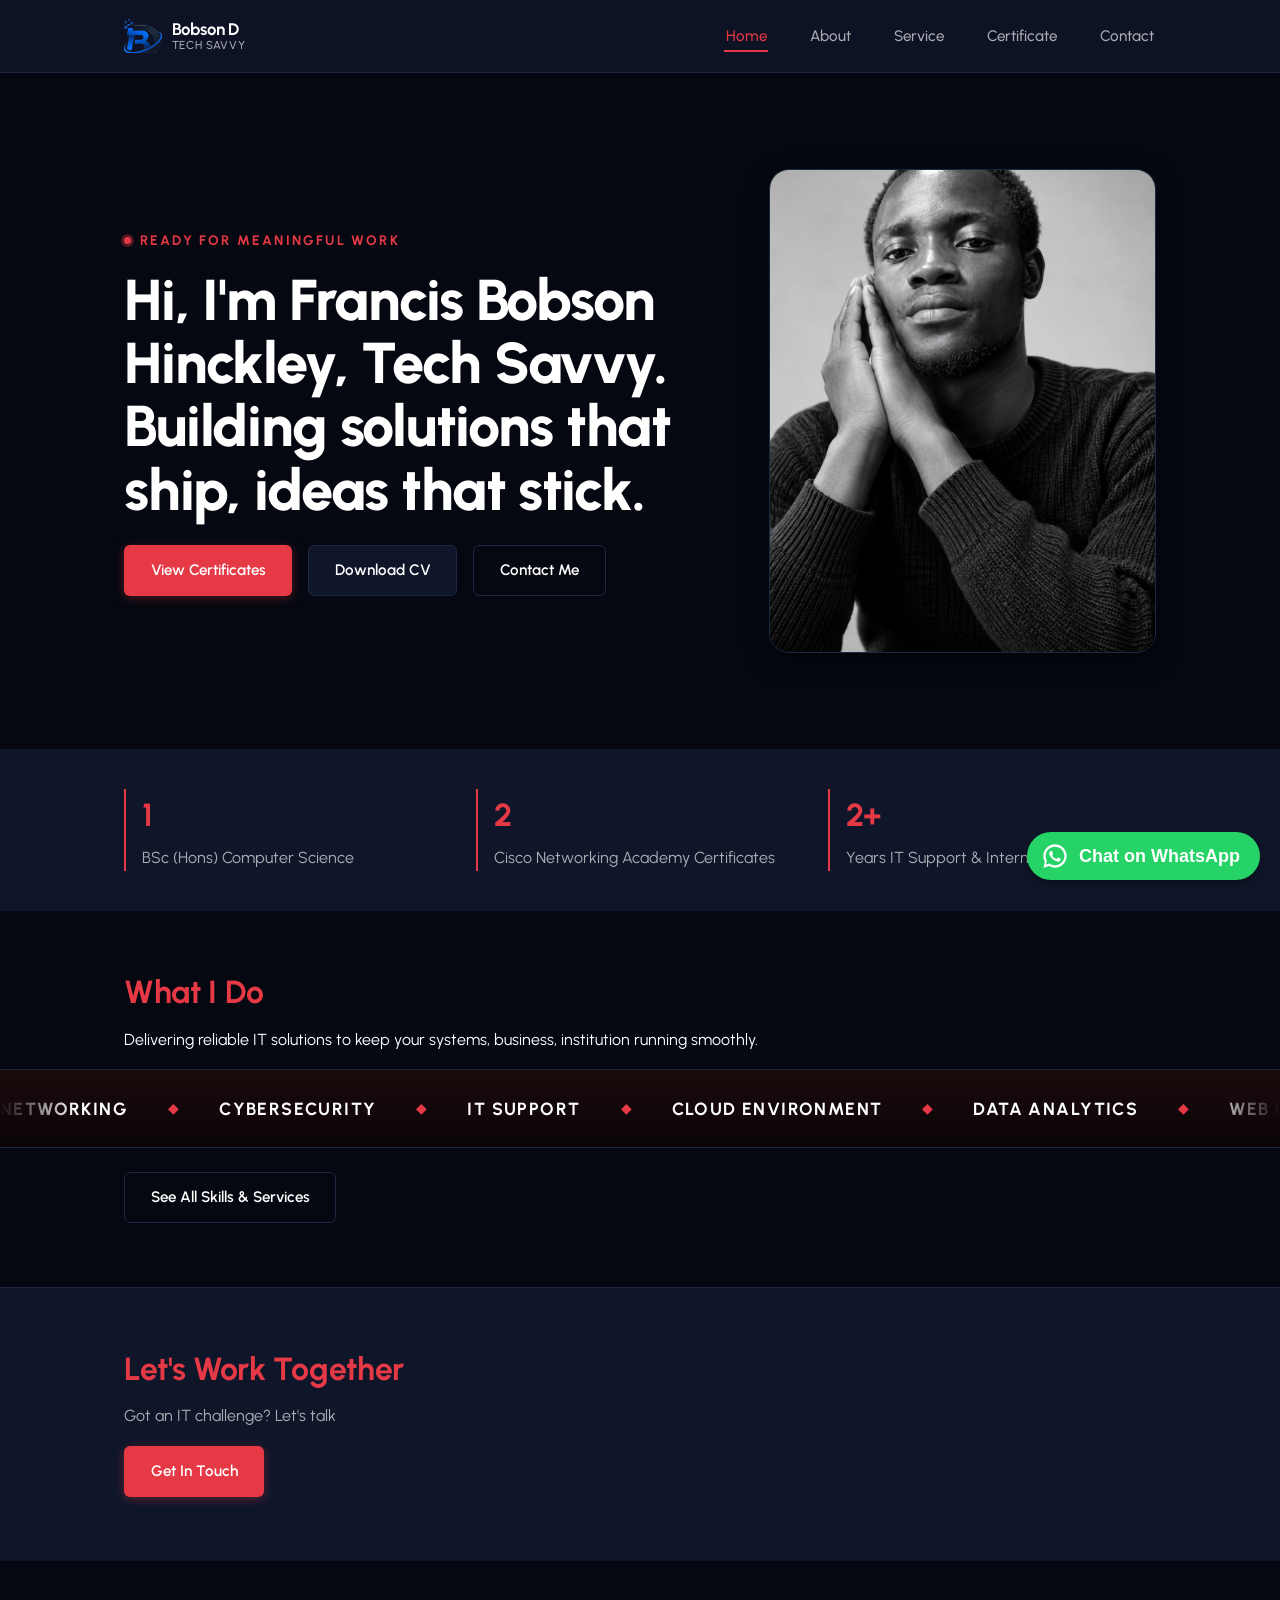
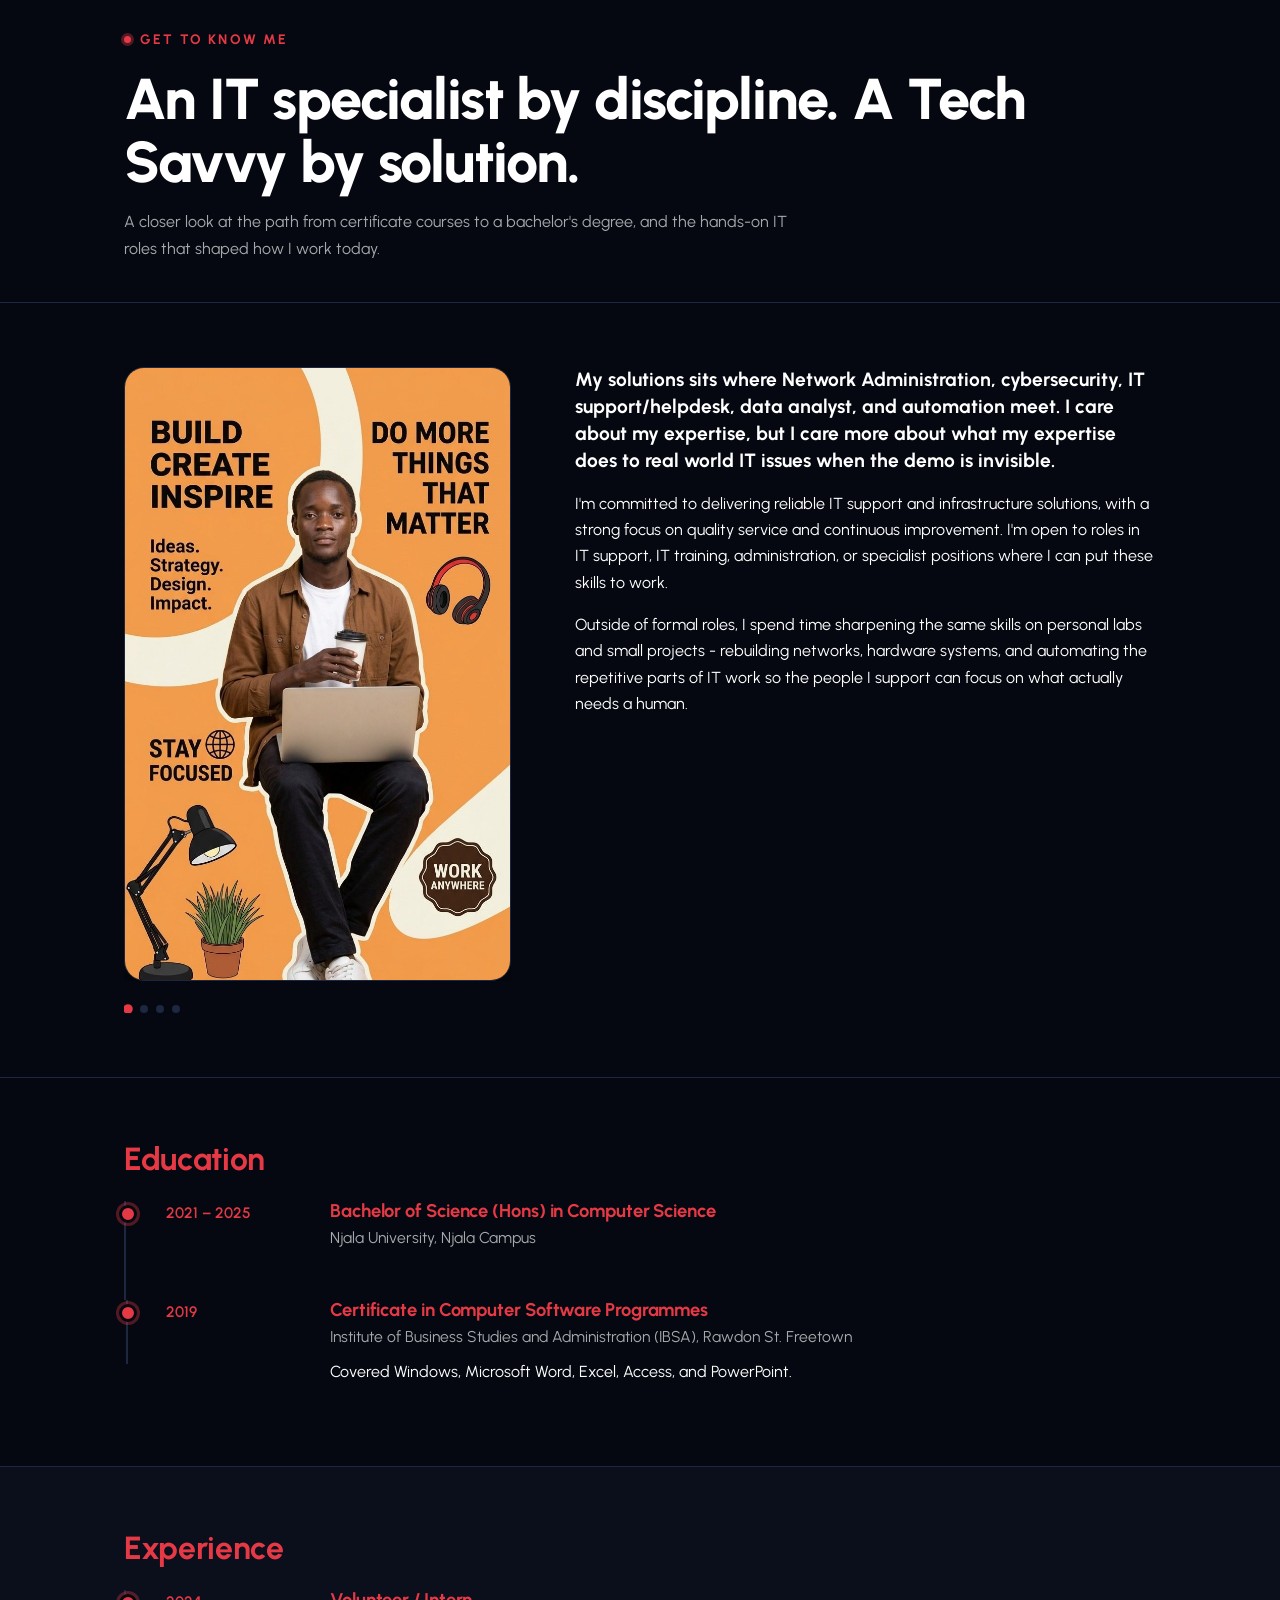
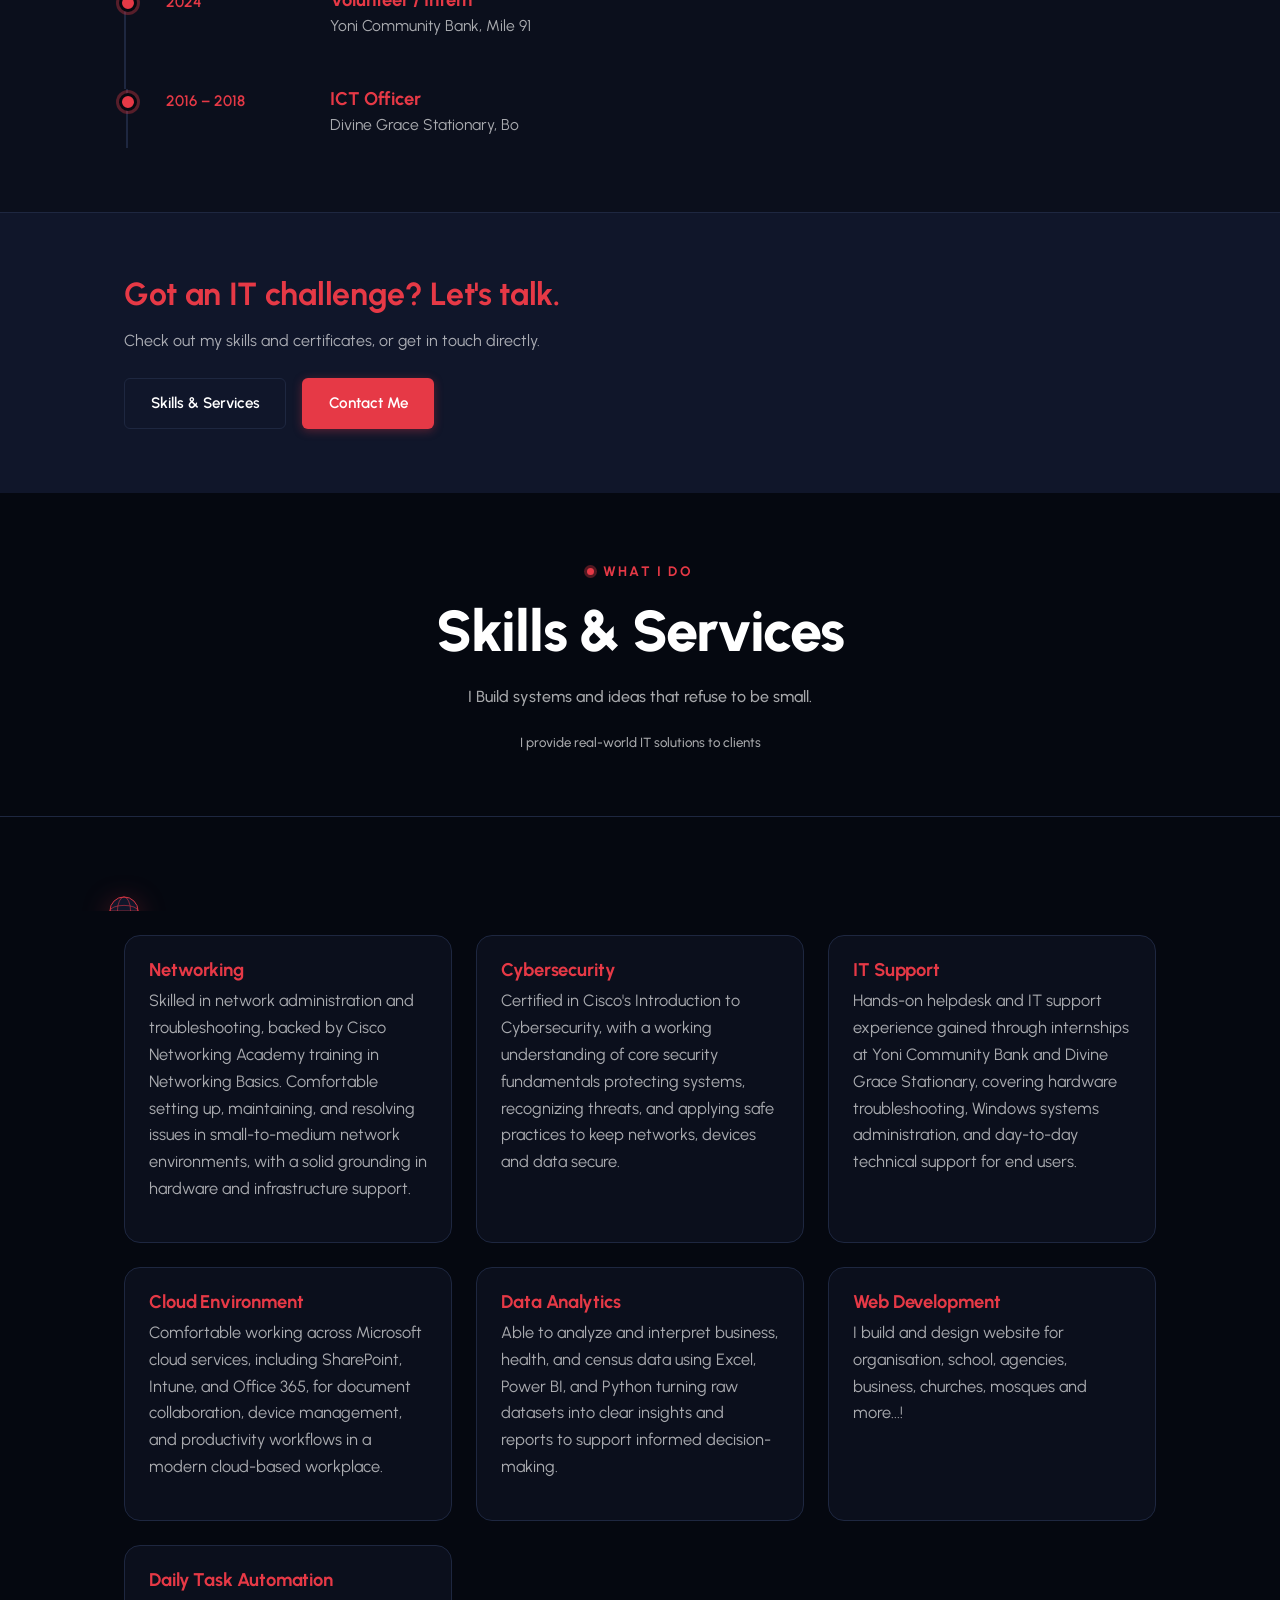
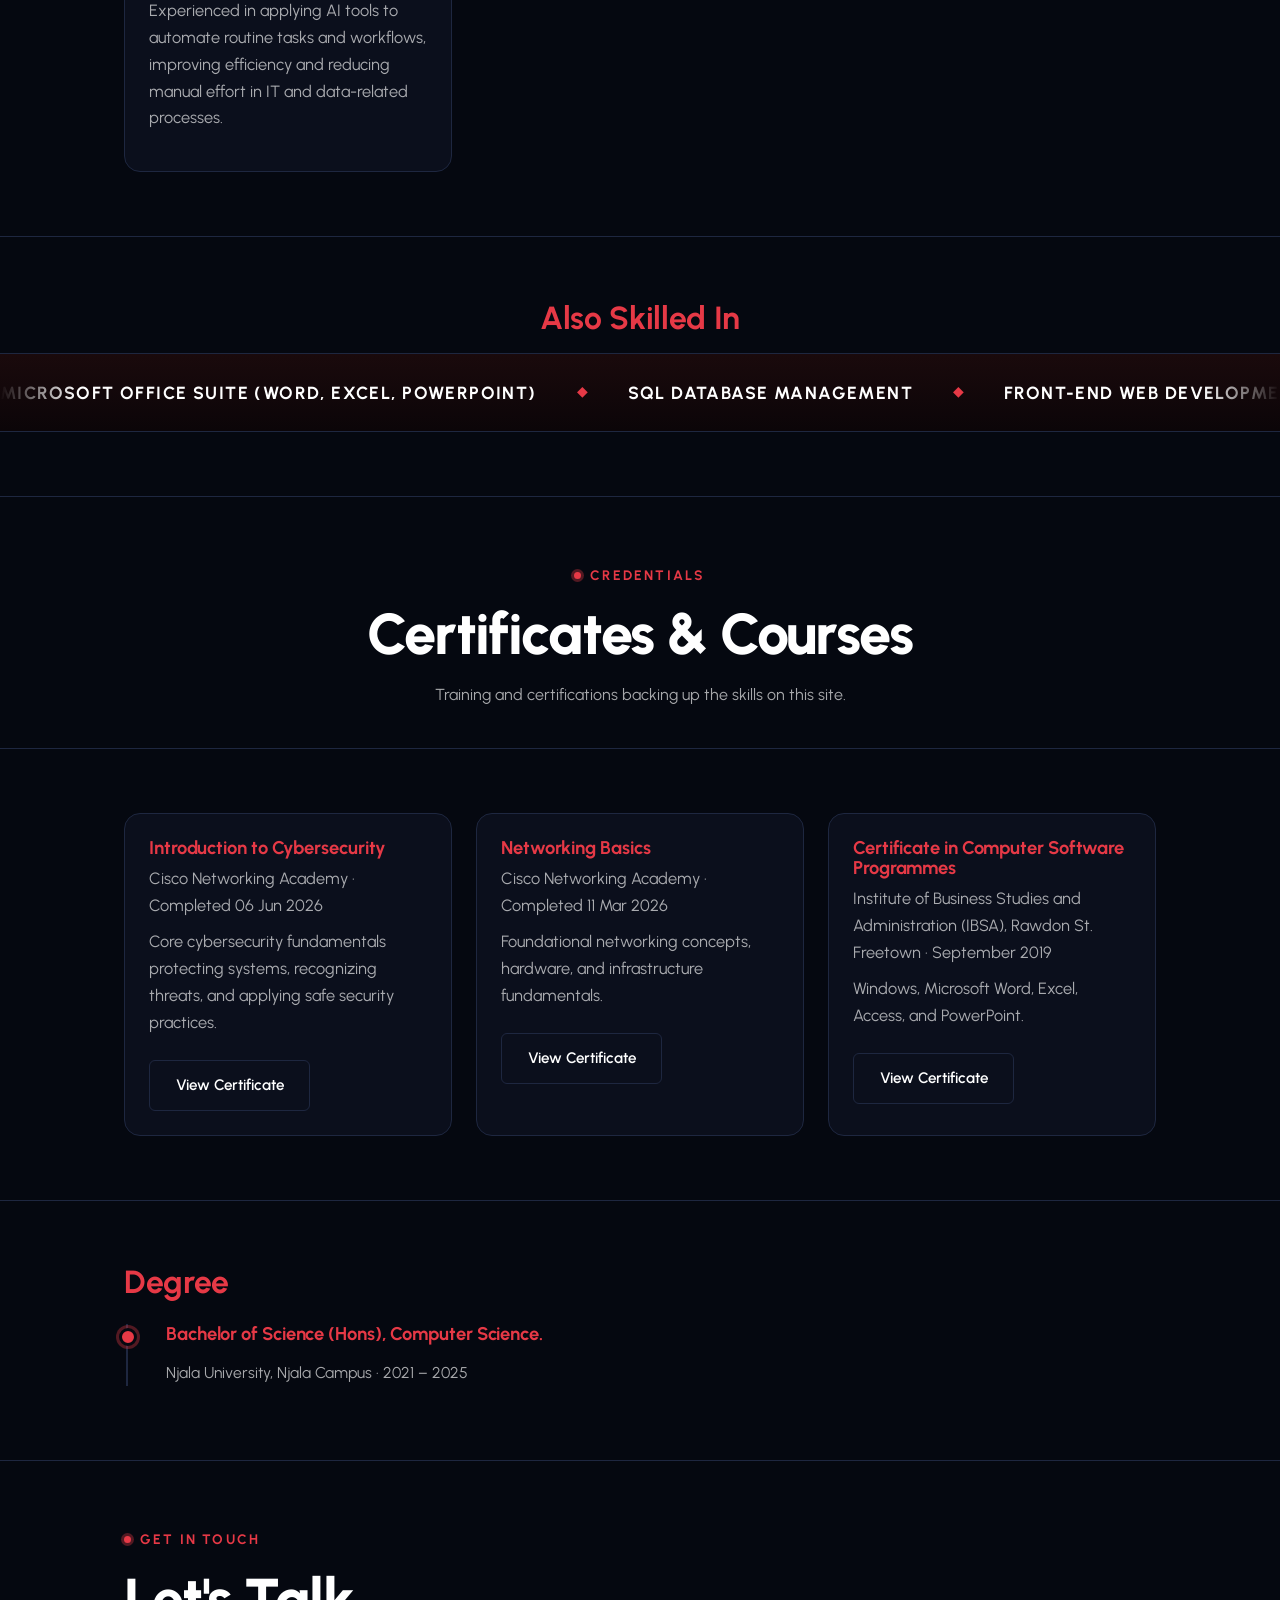
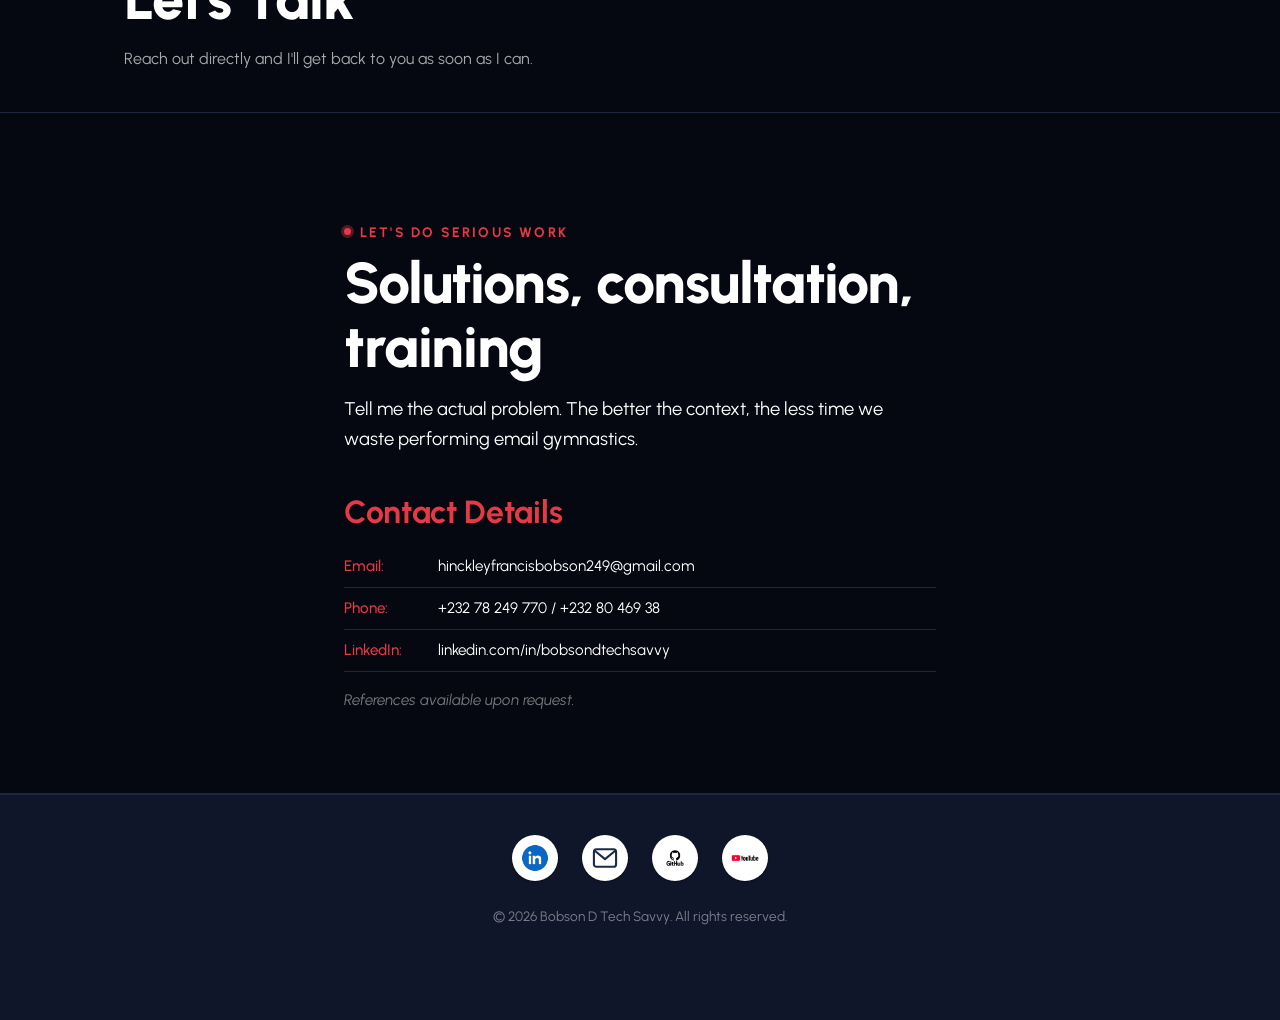
<file: index.html>
<!DOCTYPE html>
<html lang="en">
<head>
  <meta charset="UTF-8">
  <meta name="viewport" content="width=device-width, initial-scale=1.0">
  <title>Bobson D Tech Savvy</title>
  <link rel="icon" type="image/png" href="assets/images/Logo.png">
  <link rel="stylesheet" href="assets/css/style.css?v=10">
</head>
<body>

  <!-- ===== Scroll progress bar ===== -->
  <div class="scroll-progress" id="scrollProgress" aria-hidden="true"></div>

<!-- ===== Header / Navigation ===== -->
  <header class="site-header">
    <div class="container header-inner">
      <a href="#home" class="logo">
        <img src="assets/images/Logo-icon.png" alt="Bobson D Tech Savvy logo" class="logo-mark">
        <span class="logo-text">Bobson D<span class="logo-sub">Tech Savvy</span></span>
      </a>

      <button class="nav-toggle" aria-label="Toggle navigation" aria-expanded="false">
        <span></span>
        <span></span>
        <span></span>
      </button>

      <nav class="site-nav">
        <ul>
          <li><a href="#home" class="active">Home</a></li>
          <li><a href="#about">About</a></li>
          <li><a href="#services">Service</a></li>
          <li><a href="#certificates">Certificate</a></li>
          <li><a href="#contact">Contact</a></li>
        </ul>
      </nav>
    </div>
  </header>
 
  <main>
 
    <!-- ===== Hero Section (Home) ===== -->
    <section class="hero" id="home">
      <div class="container hero-inner">
        <div class="hero-text">
          <p class="eyebrow">READY FOR MEANINGFUL WORK</p>
          <h1>
            Hi, I'm Francis Bobson Hinckley, Tech Savvy. Building solutions that ship,
            ideas that stick.
          </h1>
 
          <div class="hero-actions">
            <a href="#certificates" class="btn btn-primary">View Certificates</a>
            <a href="assets/docs/Hinckley CV.pdf" class="btn btn-secondary" download>Download CV</a>
            <a href="#contact" class="btn btn-outline">Contact Me</a>
          </div>
        </div>
 
        <div class="hero-image">
          <img src="assets/images/About3.jpg" alt="Francis Bobson Hinckley">
        </div>
      </div>
    </section>
 
    <!-- ===== Highlights Strip ===== -->
    <section class="highlights">
      <div class="container highlights-grid">
        <div class="highlight-item">
          <span class="highlight-number">1</span>
          <p>BSc (Hons) Computer Science</p>
        </div>
        <div class="highlight-item">
          <span class="highlight-number">2</span>
          <p>Cisco Networking Academy Certificates</p>
        </div>
        <div class="highlight-item">
          <span class="highlight-number">2+</span>
          <p>Years IT Support &amp; Internship Experience</p>
        </div>
      </div>
    </section>
 
    <!-- ===== Skill/Service Preview ===== -->
    <section class="section-preview">
      <div class="container">
        <h2>What I Do</h2>
        <p>
          Delivering reliable IT solutions to keep your systems, business,
          institution running smoothly.
        </p>
 
      </div>

      <div class="marquee-band">
        <div class="skills-marquee">
          <div class="marquee-track">
            <span class="marquee-item">Networking</span>
            <span class="marquee-sep">&#9670;</span>
            <span class="marquee-item">Cybersecurity</span>
            <span class="marquee-sep">&#9670;</span>
            <span class="marquee-item">IT Support</span>
            <span class="marquee-sep">&#9670;</span>
            <span class="marquee-item">Cloud Environment</span>
            <span class="marquee-sep">&#9670;</span>
            <span class="marquee-item">Data Analytics</span>
            <span class="marquee-sep">&#9670;</span>
            <span class="marquee-item">Web Development</span>
            <span class="marquee-sep">&#9670;</span>
            <span class="marquee-item">Task Automation Using AI</span>
            <span class="marquee-sep">&#9670;</span>
            <!-- duplicate set — keeps the -50% translateX loop seamless -->
            <span class="marquee-item">Networking</span>
            <span class="marquee-sep">&#9670;</span>
            <span class="marquee-item">Cybersecurity</span>
            <span class="marquee-sep">&#9670;</span>
            <span class="marquee-item">IT Support</span>
            <span class="marquee-sep">&#9670;</span>
            <span class="marquee-item">Cloud Environment</span>
            <span class="marquee-sep">&#9670;</span>
            <span class="marquee-item">Data Analytics</span>
            <span class="marquee-sep">&#9670;</span>
            <span class="marquee-item">Web Development</span>
            <span class="marquee-sep">&#9670;</span>
            <span class="marquee-item">Task Automation Using AI</span>
            <span class="marquee-sep">&#9670;</span>
          </div>
        </div>
      </div>

      <div class="container" style="margin-top: var(--space-3);">
        <a href="#services" class="btn btn-outline">See All Skills &amp; Services</a>
      </div>
    </section>
 
    <!-- ===== Call to Action ===== -->
    <section class="cta">
      <div class="container">
        <h2>Let's Work Together</h2>
        <p>
          Got an IT challenge? Let's talk
        </p>
        <a href="#contact" class="btn btn-primary">Get In Touch</a>
      </div>
    </section>

    <!-- =========================================================
         ABOUT (was about.html)
         ========================================================= -->
    <div class="page-section" id="about">

      <!-- ===== Page Intro ===== -->
      <section class="page-header">
        <div class="container">
          <p class="eyebrow">Get To Know Me</p>
          <h1>An IT specialist by discipline. A Tech Savvy by solution.</h1>
          <p>
            A closer look at the path from certificate courses to a bachelor's degree,
            and the hands-on IT roles that shaped how I work today.
          </p>
        </div>
      </section>

      <!-- ===== Bio ===== -->
      <section class="bio-section">
        <div class="container bio-inner">
          <div class="bio-slideshow">
            <div class="slides" id="aboutSlides">
              <div class="slide active">
                <img src="assets/images/Home.jpg" alt="Francis Bobson Hinckley">
              </div>
              <div class="slide">
                <img src="assets/images/About1.jpg" alt="Francis Bobson Hinckley">
              </div>
              <div class="slide">
                <img src="assets/images/About2.jpg" alt="Francis Bobson Hinckley">
              </div>
              <div class="slide">
                <img src="assets/images/About.jpg" alt="Francis Bobson Hinckley">
              </div>
            </div>
            <div class="slide-dots" id="aboutSlideDots">
              <button class="active" data-dot="0" aria-label="Show slide 1"></button>
              <button data-dot="1" aria-label="Show slide 2"></button>
              <button data-dot="2" aria-label="Show slide 3"></button>
              <button data-dot="3" aria-label="Show slide 4"></button>
            </div>
          </div>

          <div class="bio-text">
            <h4>
              My solutions sits where Network Administration, cybersecurity, 
              IT support/helpdesk, data analyst, and automation
              meet. I care about my expertise, but I care more about 
              what my expertise does to real world IT issues when the demo is invisible.
            </h4>
            <p>
              I'm committed to delivering reliable IT support and infrastructure solutions, with a
              strong focus on quality service and continuous improvement. I'm open to roles in IT
              support, IT training, administration, or specialist positions where I can put these
              skills to work.
            </p>
            <p>
              Outside of formal roles, I spend time sharpening the same skills on personal labs and
              small projects - rebuilding networks, hardware systems, and automating the repetitive
              parts of IT work so the people I support can focus on what actually needs a human.
            </p>
          </div>
        </div>
      </section>

      <!-- ===== Education ===== -->
      <section class="timeline-section">
        <div class="container">
          <h2>Education</h2>

          <div class="timeline">
            <div class="timeline-item">
              <div class="timeline-date">2021 – 2025</div>
              <div class="timeline-content">
                <h3>Bachelor of Science (Hons) in Computer Science</h3>
                <p class="timeline-meta">Njala University, Njala Campus</p>
              </div>
            </div>

            <div class="timeline-item">
              <div class="timeline-date">2019</div>
              <div class="timeline-content">
                <h3>Certificate in Computer Software Programmes</h3>
                <p class="timeline-meta">
                  Institute of Business Studies
                  and Administration (IBSA), Rawdon St. Freetown
                </p>
                <p>
                  Covered Windows, Microsoft Word, Excel, Access, and PowerPoint.
                </p>
              </div>
            </div>
          </div>
        </div>
      </section>

      <!-- ===== Experience ===== -->
      <section class="timeline-section timeline-section-alt">
        <div class="container">
          <h2>Experience</h2>

          <div class="timeline">
            <div class="timeline-item">
              <div class="timeline-date">2024</div>
              <div class="timeline-content">
                <h3>Volunteer / Intern</h3>
                <p class="timeline-meta">Yoni Community Bank, Mile 91</p>
              </div>
            </div>

            <div class="timeline-item">
              <div class="timeline-date">2016 – 2018</div>
              <div class="timeline-content">
                <h3>ICT Officer</h3>
                <p class="timeline-meta">Divine Grace Stationary, Bo</p>
              </div>
            </div>
          </div>
        </div>
      </section>

      <!-- ===== CTA ===== -->
      <section class="cta">
        <div class="container">
          <h2>Got an IT challenge? Let's talk.</h2>
          <p>Check out my skills and certificates, or get in touch directly.</p>
          <div class="hero-actions">
            <a href="#services" class="btn btn-outline">Skills &amp; Services</a>
            <a href="#contact" class="btn btn-primary">Contact Me</a>
          </div>
        </div>
      </section>

    </div>

    <!-- =========================================================
         SERVICES (was skills.html)
         ========================================================= -->
    <div class="page-section" id="services">

      <!-- ===== Page Intro ===== -->
      <section class="page-header page-header-center">
        <div class="container">
          <p class="eyebrow">What I Do</p>
          <h1>Skills &amp; Services</h1>
          <h4>I Build systems and ideas that refuse to be small.</h4>
          <h5>I provide real-world IT solutions to clients</h5>
        </div>
      </section>

      <!-- ===== Decorative globe arc ===== -->
      <div class="globe-arc-band" aria-hidden="true">
        <div class="container">
          <div class="globe-arc">
            <div class="globe">
              <svg viewBox="0 0 64 64" xmlns="http://www.w3.org/2000/svg">
                <circle cx="32" cy="32" r="30" fill="var(--bg-elevated)" stroke="var(--accent)" stroke-width="2"/>
                <ellipse cx="32" cy="32" rx="30" ry="12" fill="none" stroke="var(--accent)" stroke-width="1.4" opacity="0.85"/>
                <ellipse cx="32" cy="32" rx="14" ry="30" fill="none" stroke="var(--accent)" stroke-width="1.4" opacity="0.85"/>
                <line x1="2" y1="32" x2="62" y2="32" stroke="var(--accent)" stroke-width="1.4" opacity="0.85"/>
              </svg>
            </div>
          </div>
        </div>
      </div>

      <!-- ===== Skills/Services Grid ===== -->
      <section class="skills-grid-section">
        <div class="container skills-grid">

          <article class="skill-card">
            <h3>Networking</h3>
            <p>
              Skilled in network administration and troubleshooting,
              backed by Cisco Networking Academy training in Networking Basics. 
              Comfortable setting up, maintaining, and resolving issues in 
              small-to-medium network environments, with a solid 
              grounding in hardware and infrastructure support.
            </p>
          </article>

          <article class="skill-card">
            <h3>Cybersecurity</h3>
              <p>Certified in Cisco's Introduction to Cybersecurity, 
                with a working understanding of core security fundamentals 
                protecting systems, recognizing threats, 
                and applying safe practices to keep networks, devices and data secure.
              </p>
          </article>

          <article class="skill-card">
            <h3>IT Support</h3>
              <p>
                Hands-on helpdesk and IT support experience gained through 
                internships at Yoni Community Bank and Divine Grace Stationary, 
                covering hardware troubleshooting, Windows systems administration, 
                and day-to-day technical support for end users.
              </p>
          </article>

          <article class="skill-card">
            <h3>Cloud Environment</h3>
              <p>
                Comfortable working across Microsoft cloud services, 
                including SharePoint, Intune, and Office 365, for 
                document collaboration, device management, 
                and productivity workflows in a modern cloud-based workplace.
              </p>
          </article>

          <article class="skill-card">
            <h3>Data Analytics</h3>
              <p>
                Able to analyze and interpret business, health, 
                and census data using Excel, Power BI, and Python 
                turning raw datasets into clear 
                insights and reports to support informed decision-making.
              </p>
          </article>

           <article class="skill-card">
            <h3>Web Development</h3>
              <p>
                I build and design website for organisation, school, agencies, business, churches, mosques and more...!
              </p>
          </article>

          <article class="skill-card">
            <h3> Daily Task Automation </h3>
              <p>
                Experienced in applying AI tools to automate routine tasks and 
                workflows, improving efficiency 
                and reducing manual effort in IT and data-related processes.
              </p>
          </article>

        </div>
      </section>

      <!-- ===== Additional Skills (quick list) ===== -->
      <section class="section-preview section-preview-center">
        <div class="container">
          <h2>Also Skilled In</h2>
        </div>

        <div class="marquee-band">
          <div class="skills-marquee">
            <div class="marquee-track">
              <span class="marquee-item">Microsoft Office Suite (Word, Excel, PowerPoint)</span>
              <span class="marquee-sep">&#9670;</span>
              <span class="marquee-item">SQL Database Management</span>
              <span class="marquee-sep">&#9670;</span>
              <span class="marquee-item">Front-end Web Development</span>
              <span class="marquee-sep">&#9670;</span>
              <span class="marquee-item">Windows Systems Administration</span>
              <span class="marquee-sep">&#9670;</span>
              <span class="marquee-item">Communication &amp; Teamwork</span>
              <span class="marquee-sep">&#9670;</span>
              <!-- duplicate set — keeps the -50% translateX loop seamless -->
              <span class="marquee-item">Microsoft Office Suite (Word, Excel, PowerPoint)</span>
              <span class="marquee-sep">&#9670;</span>
              <span class="marquee-item">SQL Database Management</span>
              <span class="marquee-sep">&#9670;</span>
              <span class="marquee-item">Front-end Web Development</span>
              <span class="marquee-sep">&#9670;</span>
              <span class="marquee-item">Windows Systems Administration</span>
              <span class="marquee-sep">&#9670;</span>
              <span class="marquee-item">Communication &amp; Teamwork</span>
              <span class="marquee-sep">&#9670;</span>
            </div>
          </div>
        </div>
      </section>

    </div>

    <!-- =========================================================
         CERTIFICATES (was certificates.html)
         ========================================================= -->
    <div class="page-section" id="certificates">

      <!-- ===== Page Intro ===== -->
      <section class="page-header page-header-center">
        <div class="container">
          <p class="eyebrow">Credentials</p>
          <h1>Certificates &amp; Courses</h1>
          <p>Training and certifications backing up the skills on this site.</p>
        </div>
      </section>

      <!-- ===== Certificates Grid ===== -->
      <section class="skills-grid-section">
        <div class="container skills-grid">

          <article class="skill-card">
            <h3>Introduction to Cybersecurity</h3>
            <p class="timeline-meta">Cisco Networking Academy &middot; Completed 06 Jun 2026</p>
            <p>Core cybersecurity fundamentals protecting systems, recognizing threats, and applying safe security practices.</p>
            <a href="assets/docs/Intro To Cybersecurity.pdf" class="btn btn-outline" target="_blank">View Certificate</a>
          </article>

          <article class="skill-card">
            <h3>Networking Basics</h3>
            <p class="timeline-meta">Cisco Networking Academy &middot; Completed 11 Mar 2026</p>
            <p>Foundational networking concepts, hardware, and infrastructure fundamentals.</p>
            <a href="assets/docs/Cisco Certificate.pdf" class="btn btn-outline" target="_blank">View Certificate</a>
          </article>

          <article class="skill-card">
            <h3>Certificate in Computer Software Programmes</h3>
            <p class="timeline-meta">Institute of Business Studies and Administration (IBSA), Rawdon St. Freetown &middot; September 2019</p>
            <p>Windows, Microsoft Word, Excel, Access, and PowerPoint.</p>
            <a href="assets/docs/Certificate.pdf" class="btn btn-outline" target="_blank">View Certificate</a>
          </article>

        </div>
      </section>

      <!-- ===== Education Credential ===== -->
      <section class="section-preview">
        <div class="container">
          <h2>Degree</h2>
          <div class="timeline">
            <article class="timeline-item">
              <h3>Bachelor of Science (Hons), Computer Science.</h3>
              <p class="timeline-meta">Njala University, Njala Campus &middot; 2021 – 2025</p>
            </article>
          </div>
        </div>
      </section>

    </div>

    <!-- =========================================================
         CONTACT (was contact.html)
         ========================================================= -->
    <div class="page-section" id="contact">

      <!-- ===== Page Intro ===== -->
      <section class="page-header">
        <div class="container">
          <p class="eyebrow">Get In Touch</p>
          <h1>Let's Talk</h1>
          <p>Reach out directly and I'll get back to you as soon as I can.</p>
        </div>
      </section>

      <!-- ===== Contact Details ===== -->
      <section class="bio-section contact-hero">
        <div class="container contact-split contact-split-solo">

          <div class="contact-details">
            <p class="eyebrow">Let's do serious work</p>
            <h1>Solutions, consultation, training</h1>
            <p class="lede">
              Tell me the actual problem. The better the context,
              the less time we waste performing email gymnastics.
            </p>

            <h2>Contact Details</h2>
            <ul class="contact-list">
              <li><strong>Email:</strong> <a href="mailto:hinckleyfrancisbobson249@gmail.com">hinckleyfrancisbobson249@gmail.com</a></li>
              <li><strong>Phone:</strong> <a href="tel:+23278249770">+232 78 249 770</a> / <a href="tel:+2328046938">+232 80 469 38</a></li>
              <li><strong>LinkedIn:</strong> <a href="https://linkedin.com/in/bobsondtechsavvy" target="_blank" rel="noopener">linkedin.com/in/bobsondtechsavvy</a></li>
            </ul>

            <p class="references-note">References available upon request.</p>
          </div>

        </div>
      </section>

    </div>

  </main>
 
  <!-- ===== Footer ===== -->
  <footer class="site-footer">
    <div class="container footer-inner">
      <p>&copy; <span id="year"></span> Bobson D Tech Savvy. All rights reserved.</p>
      <ul class="footer-links">
        <li>
          <a href="https://linkedin.com/in/bobsondtechsavvy" target="_blank" rel="noopener" class="footer-icon" aria-label="LinkedIn">
            <img src="assets/images/linkedin.jpg" alt="LinkedIn">
          </a>
        </li>
        <li>
          <a href="mailto:hinckleyfrancisbobson249@gmail.com" class="footer-icon" aria-label="Email">
            <svg viewBox="0 0 24 24" xmlns="http://www.w3.org/2000/svg" fill="none" stroke="#1a2b4a" stroke-width="1.8" stroke-linecap="round" stroke-linejoin="round">
              <rect x="2.5" y="4.5" width="19" height="15" rx="2.2"/>
              <path d="M3.5 6 12 13 20.5 6"/>
            </svg>
          </a>
        </li>
        <li>
          <a href="https://github.com/BobsonDTechSavvy" target="_blank" rel="noopener" class="footer-icon" aria-label="GitHub">
            <img src="assets/images/Github.png" alt="GitHub">
          </a>
        </li>
        <li>
          <a href="https://www.youtube.com/@DTechSavvy001" target="_blank" rel="noopener" class="footer-icon" aria-label="YouTube">
            <img src="assets/images/Youtube-Logo.png" alt="YouTube">
          </a>
        </li>
      </ul>
    </div>
  </footer>

  <!-- ===== WhatsApp Floating Button ===== -->
  <style>
    html, body { max-width: 100%; overflow-x: clip; }

    /* Footer: icons centered and larger, with extra bottom room so the
       floating WhatsApp button never sits on top of them */
    .site-footer { padding: 40px 0 92px; }
    .site-footer .footer-inner {
      display: flex;
      flex-direction: column;
      justify-content: center;
      align-items: center;
      text-align: center;
      gap: 24px;
    }
    .site-footer .footer-links {
      order: -1;
      display: flex;
      justify-content: center;
      align-items: center;
      flex-wrap: wrap;
      gap: 24px;
      margin: 0 auto;
      padding: 0;
    }
    .site-footer .footer-icon { width: 46px; height: 46px; padding: 9px; }

    /* Desktop: pill with icon + "Chat on WhatsApp", bottom-right */
    .wa-fab {
      position: fixed;
      right: 20px;
      bottom: 20px;
      z-index: 2147483000;
      display: flex;
      align-items: center;
      gap: 10px;
      height: 48px;
      padding: 0 20px 0 14px;
      border-radius: 999px;
      background: #25D366;
      color: #fff;
      font-family: Arial, Helvetica, sans-serif;
      font-size: 18px;
      font-weight: 600;
      line-height: 1;
      white-space: nowrap;
      text-decoration: none;
      box-shadow: 0 4px 14px rgba(0,0,0,.35);
      transition: transform .2s ease, box-shadow .2s ease;
    }
    .wa-fab:hover { transform: translateY(-2px); box-shadow: 0 8px 20px rgba(0,0,0,.4); }
    .wa-fab svg { width: 28px; height: 28px; flex-shrink: 0; }

    /* Mobile: round icon-only button, bottom-right */
    @media (max-width: 768px) {
      .wa-fab {
        width: 56px;
        height: 56px;
        padding: 0;
        justify-content: center;
        right: 16px;
        bottom: calc(24px + env(safe-area-inset-bottom));
        border-radius: 50%;
      }
      .wa-fab svg { width: 30px; height: 30px; }
      .wa-fab span { display: none; }
    }
  </style>

  <a href="https://wa.me/23278249770" target="_blank" rel="noopener" class="wa-fab" aria-label="Chat on WhatsApp">
    <svg viewBox="0 0 24 24" xmlns="http://www.w3.org/2000/svg" fill="white">
      <path d="M12 2C6.48 2 2 6.48 2 12c0 1.85.5 3.58 1.36 5.07L2 22l5.09-1.33A9.94 9.94 0 0 0 12 22c5.52 0 10-4.48 10-10S17.52 2 12 2Zm0 18c-1.63 0-3.14-.47-4.42-1.28l-.32-.2-3.02.79.8-2.94-.21-.31A7.94 7.94 0 0 1 4 12c0-4.41 3.59-8 8-8s8 3.59 8 8-3.59 8-8 8Zm4.36-5.87c-.24-.12-1.41-.7-1.63-.78-.22-.08-.38-.12-.54.12-.16.24-.62.78-.76.94-.14.16-.28.18-.52.06-.24-.12-1.02-.38-1.94-1.2-.72-.64-1.2-1.44-1.34-1.68-.14-.24-.02-.37.1-.49.11-.11.24-.28.36-.42.12-.14.16-.24.24-.4.08-.16.04-.3-.02-.42-.06-.12-.54-1.3-.74-1.78-.19-.46-.39-.4-.54-.4h-.46c-.16 0-.42.06-.64.3-.22.24-.84.82-.84 2s.86 2.32.98 2.48c.12.16 1.7 2.6 4.12 3.64.58.25 1.03.4 1.38.51.58.18 1.11.16 1.53.1.47-.07 1.41-.58 1.61-1.14.2-.56.2-1.04.14-1.14-.06-.1-.22-.16-.46-.28Z"/>
    </svg>
    <span>Chat on WhatsApp</span>
  </a>

  <script src="assets/js/main.js"></script>
</body>
</html>
</file>
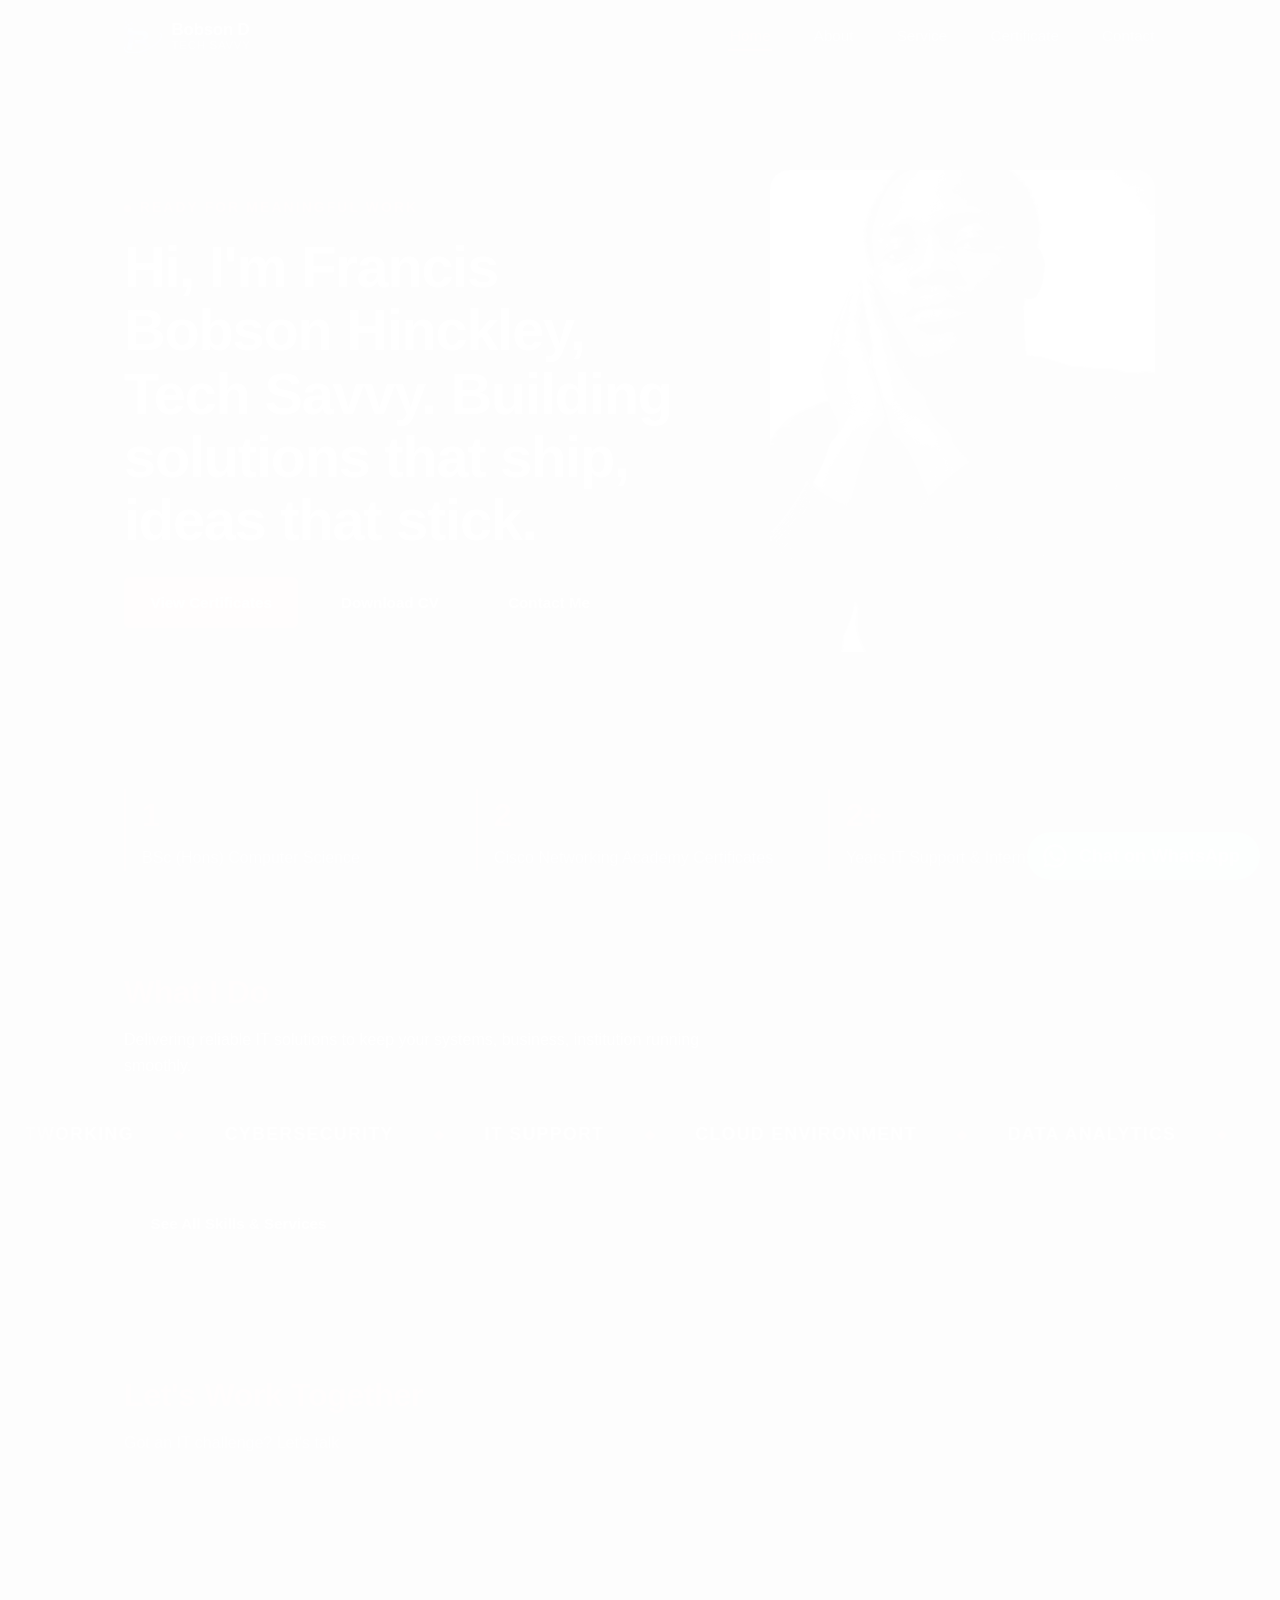
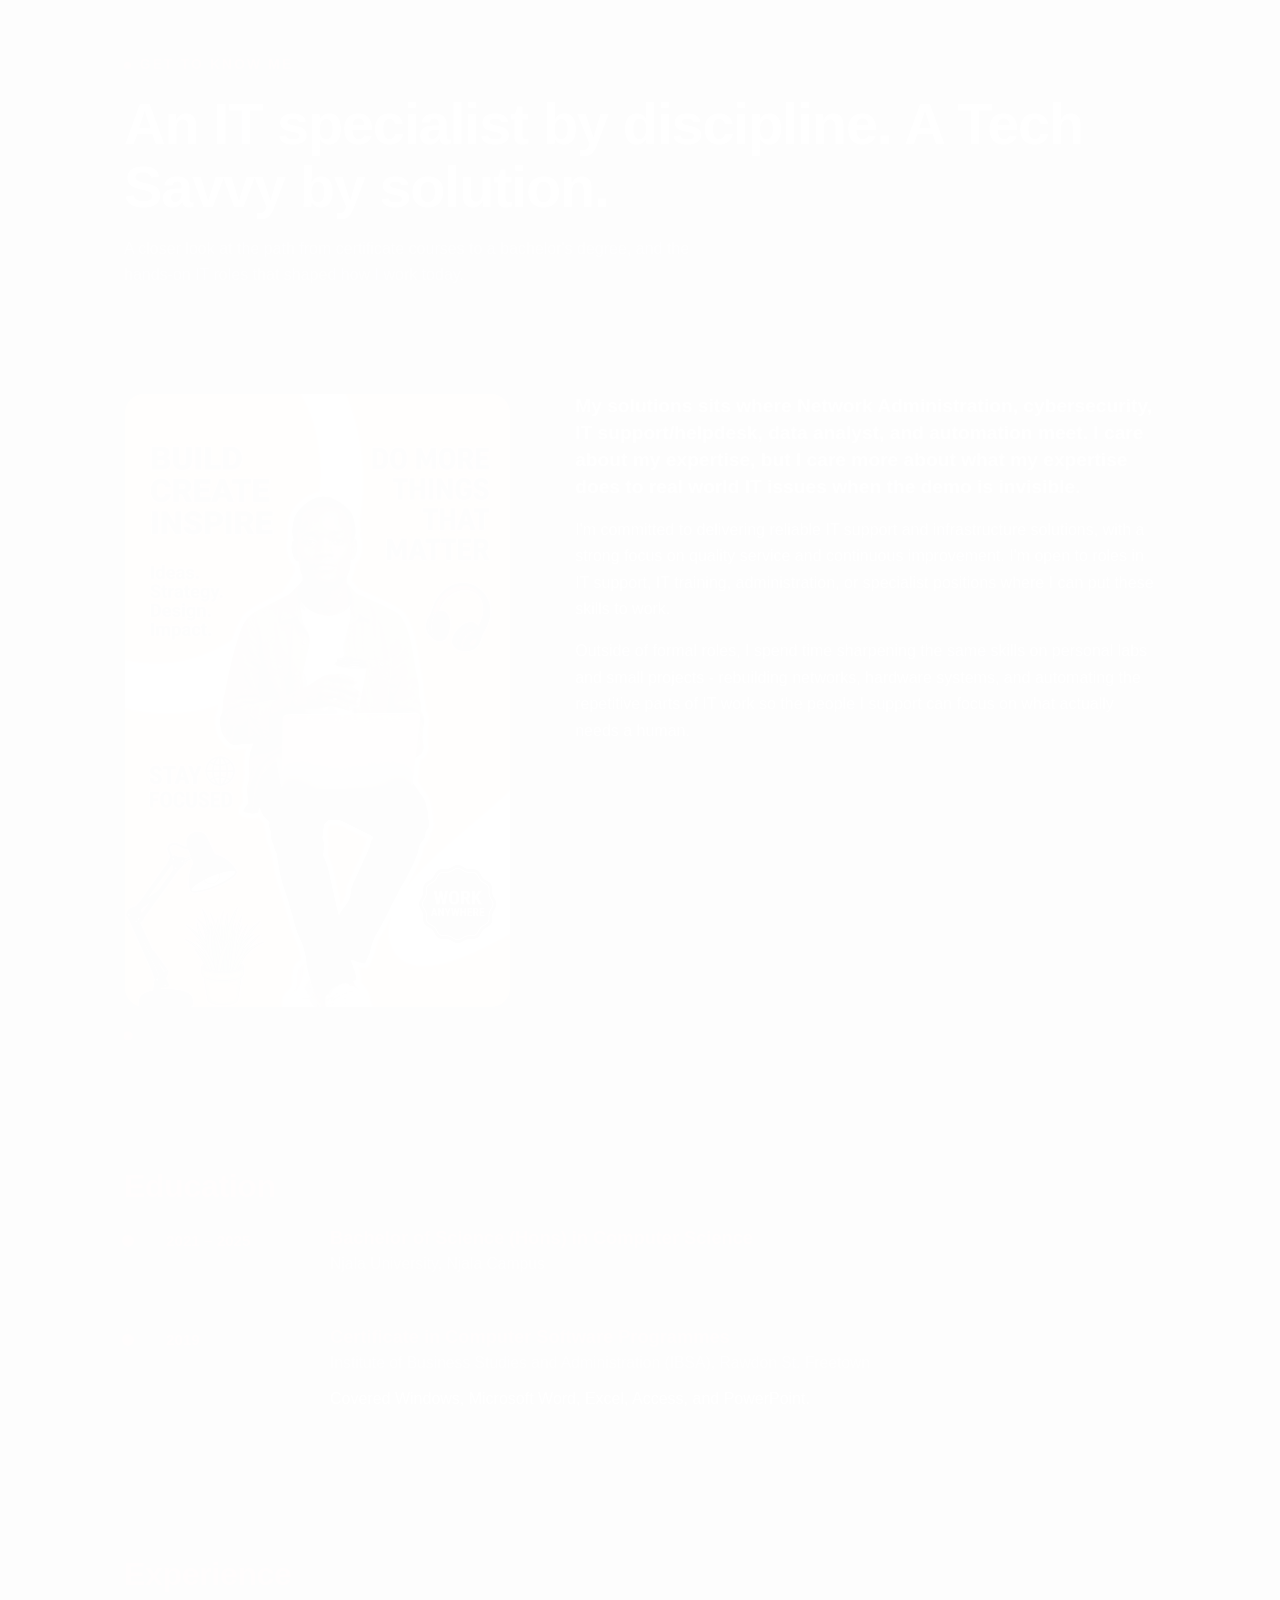
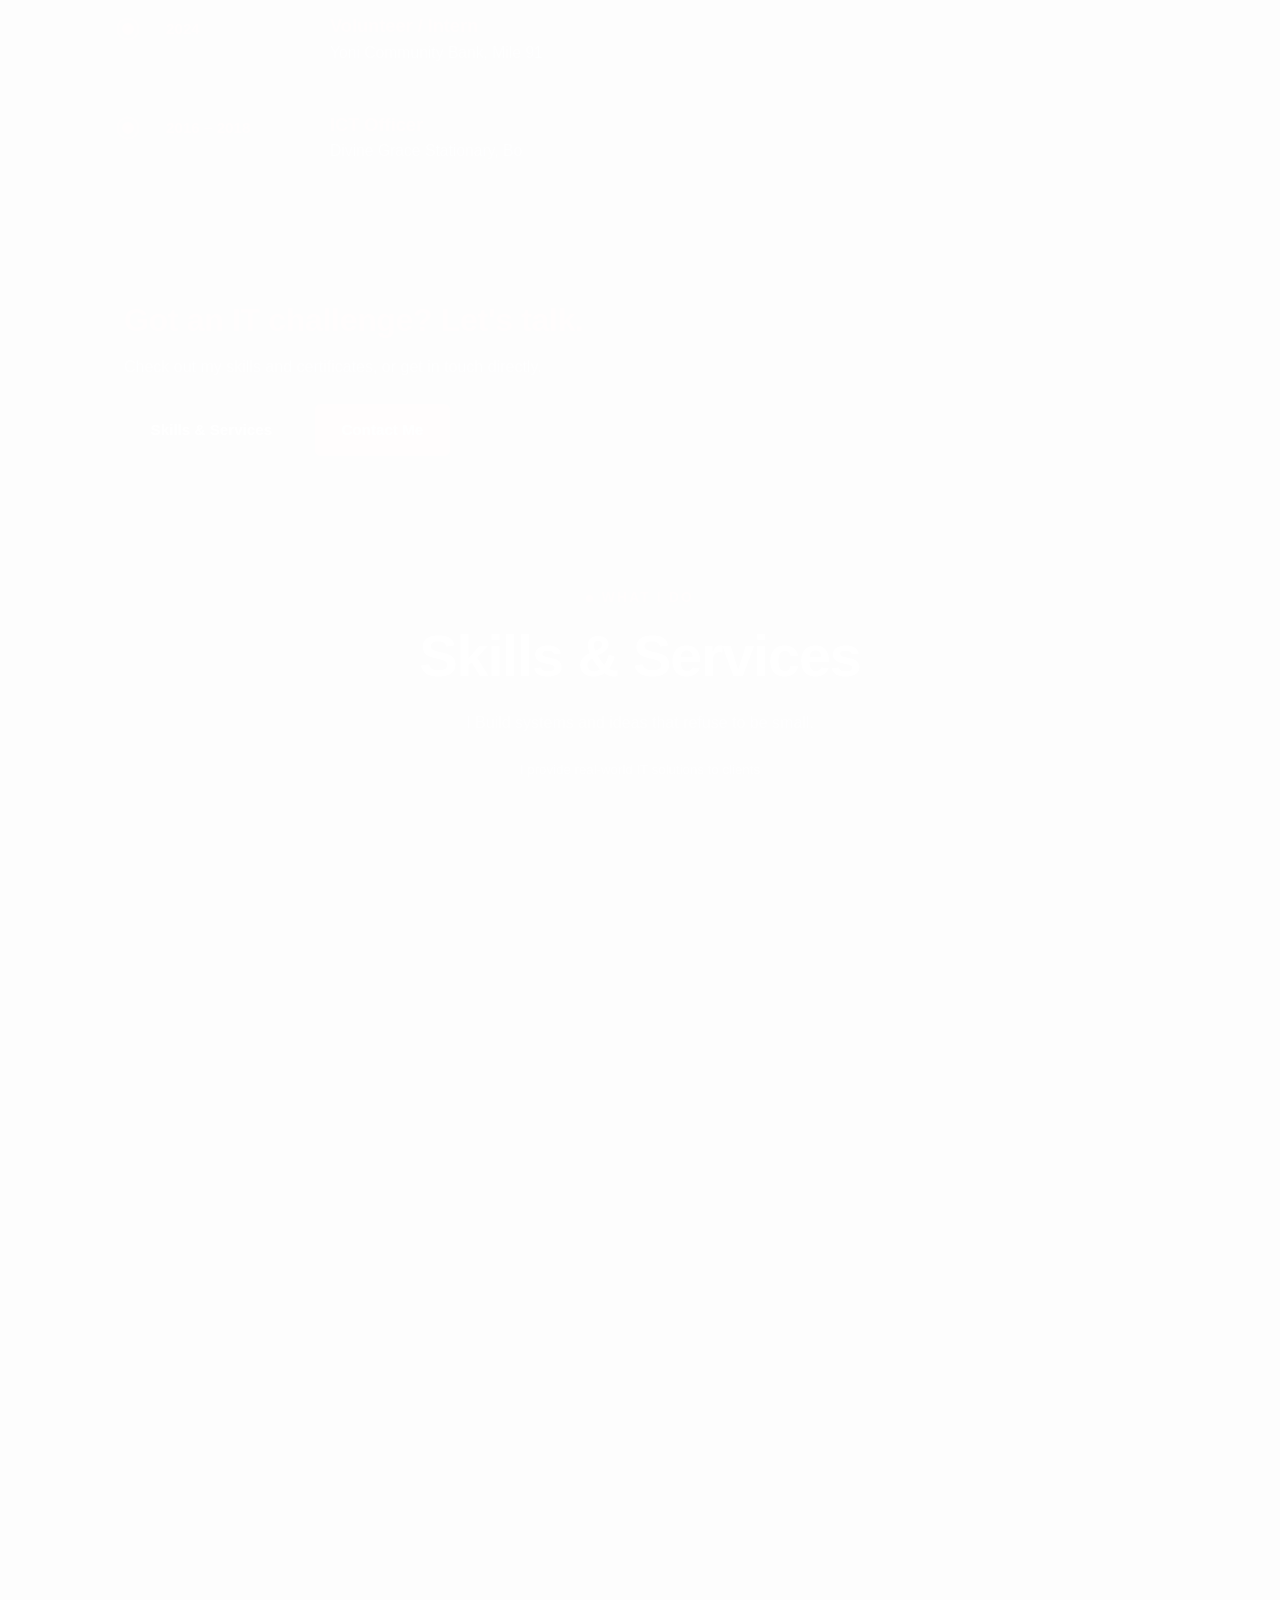
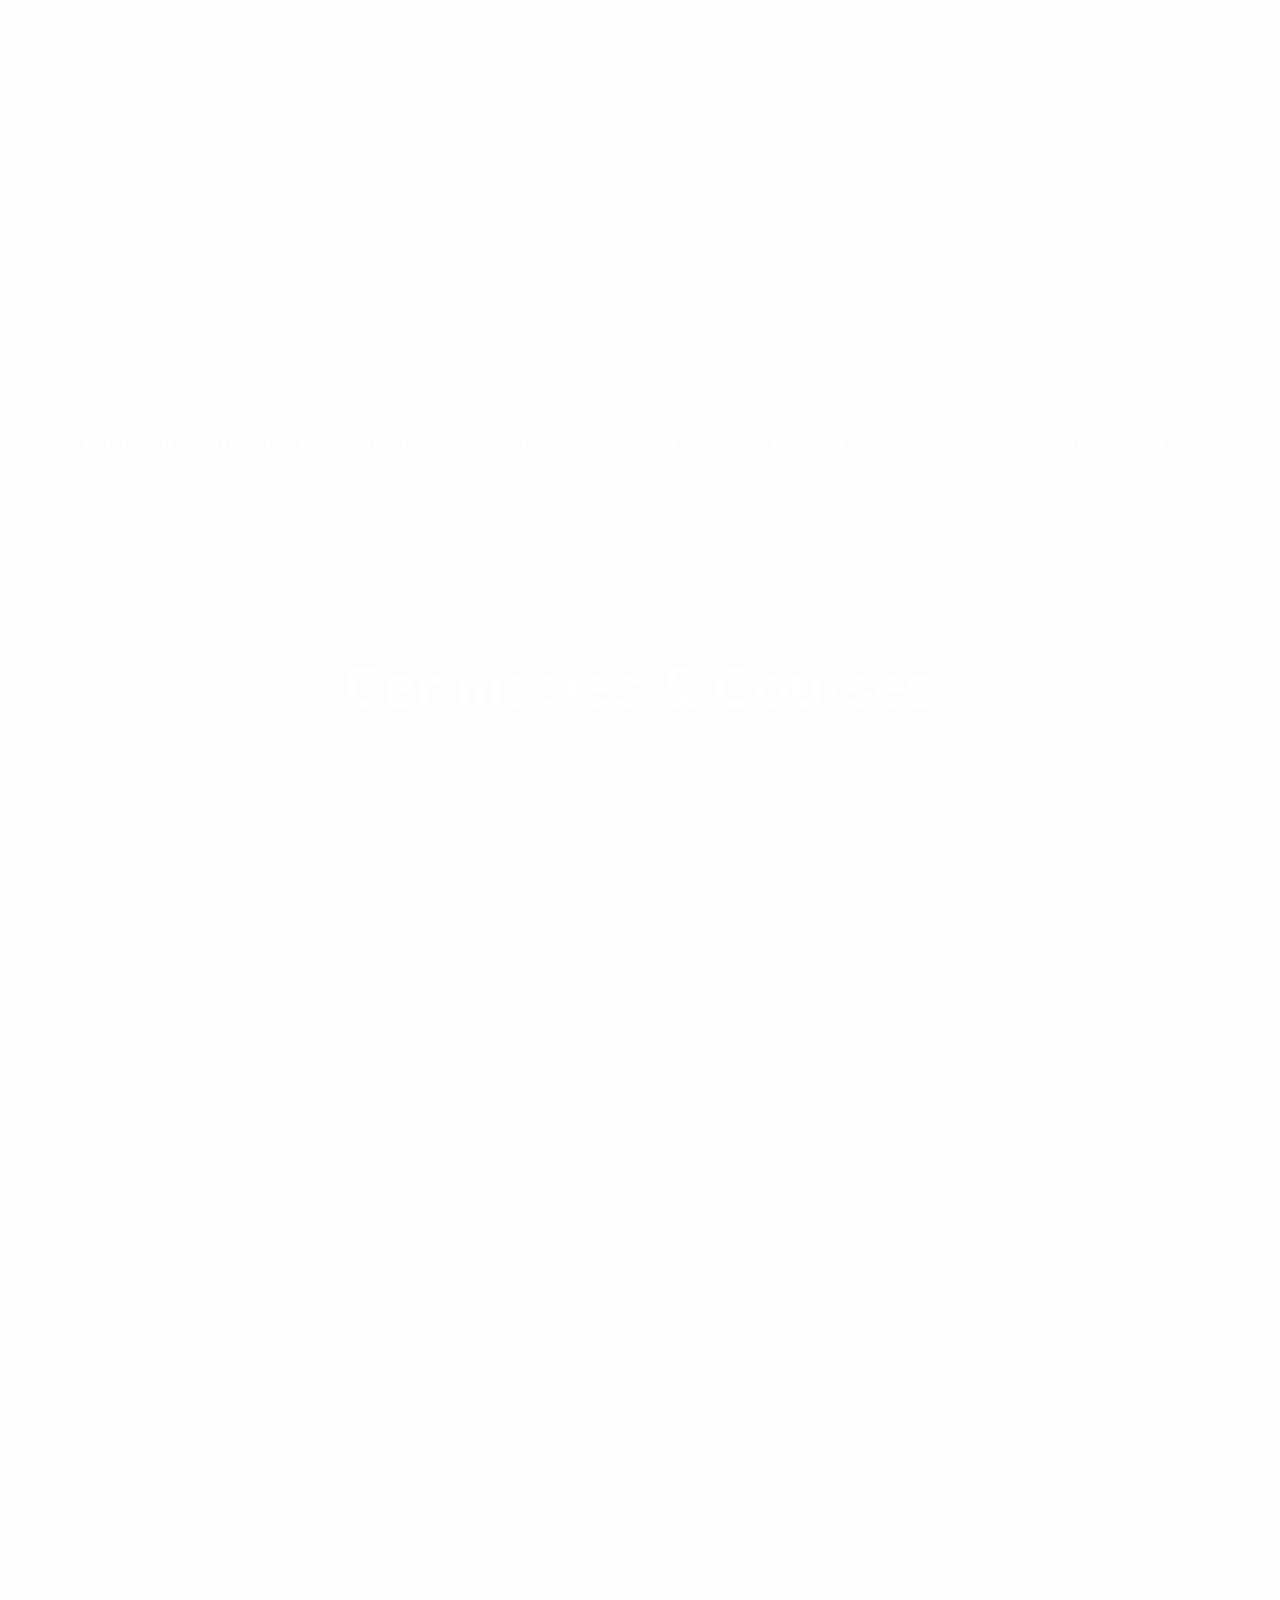
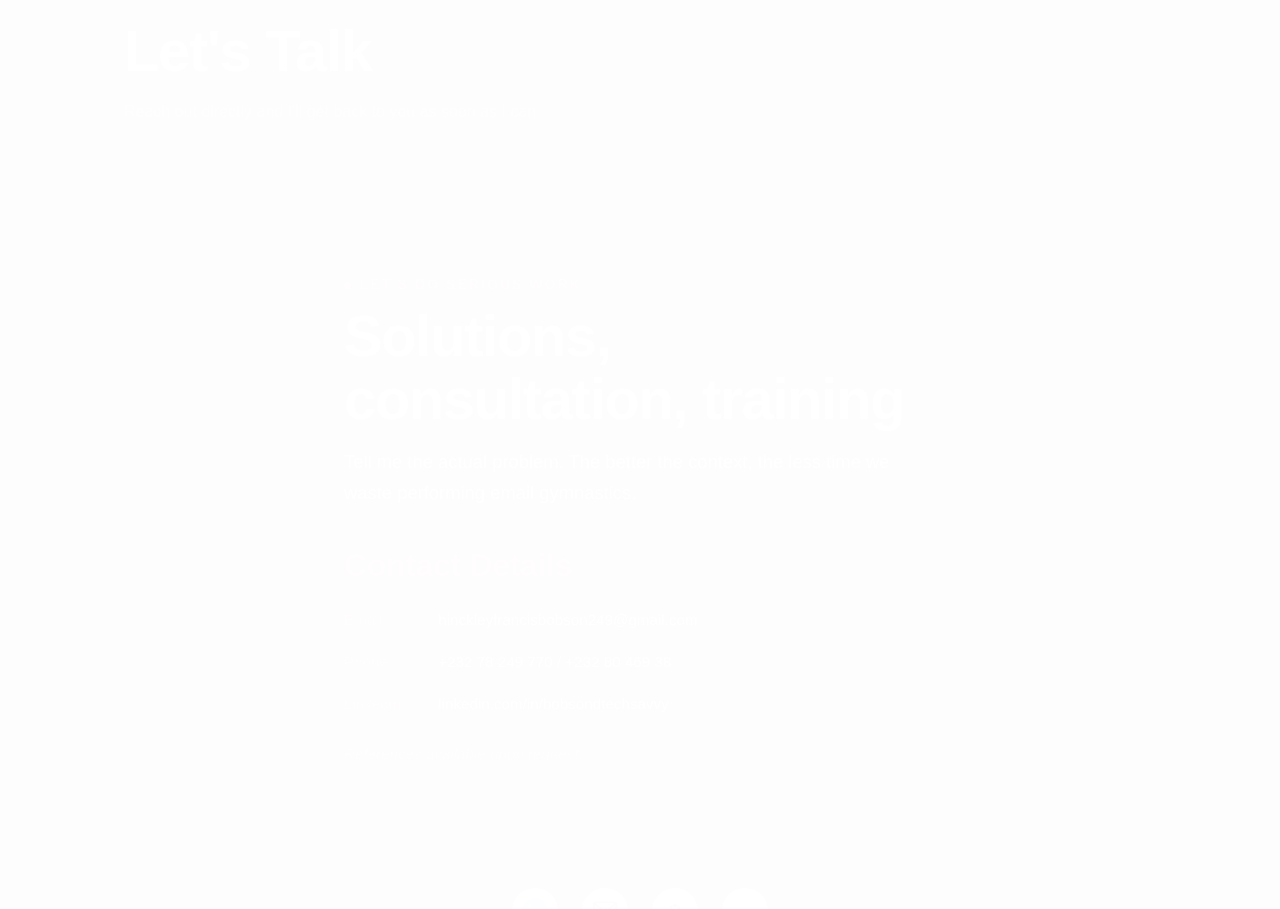
<file: about.html>
<!DOCTYPE html>
<html lang="en">
<head>
  <meta charset="UTF-8">
  <meta http-equiv="refresh" content="0; url=index.html#about">
  <link rel="canonical" href="index.html#about">
  <title>Bobson D Tech Savvy</title>
</head>
<body>
  <p>This page has moved. If you are not redirected automatically,
    <a href="index.html#about">click here</a>.</p>
</body>
</html>
</file>
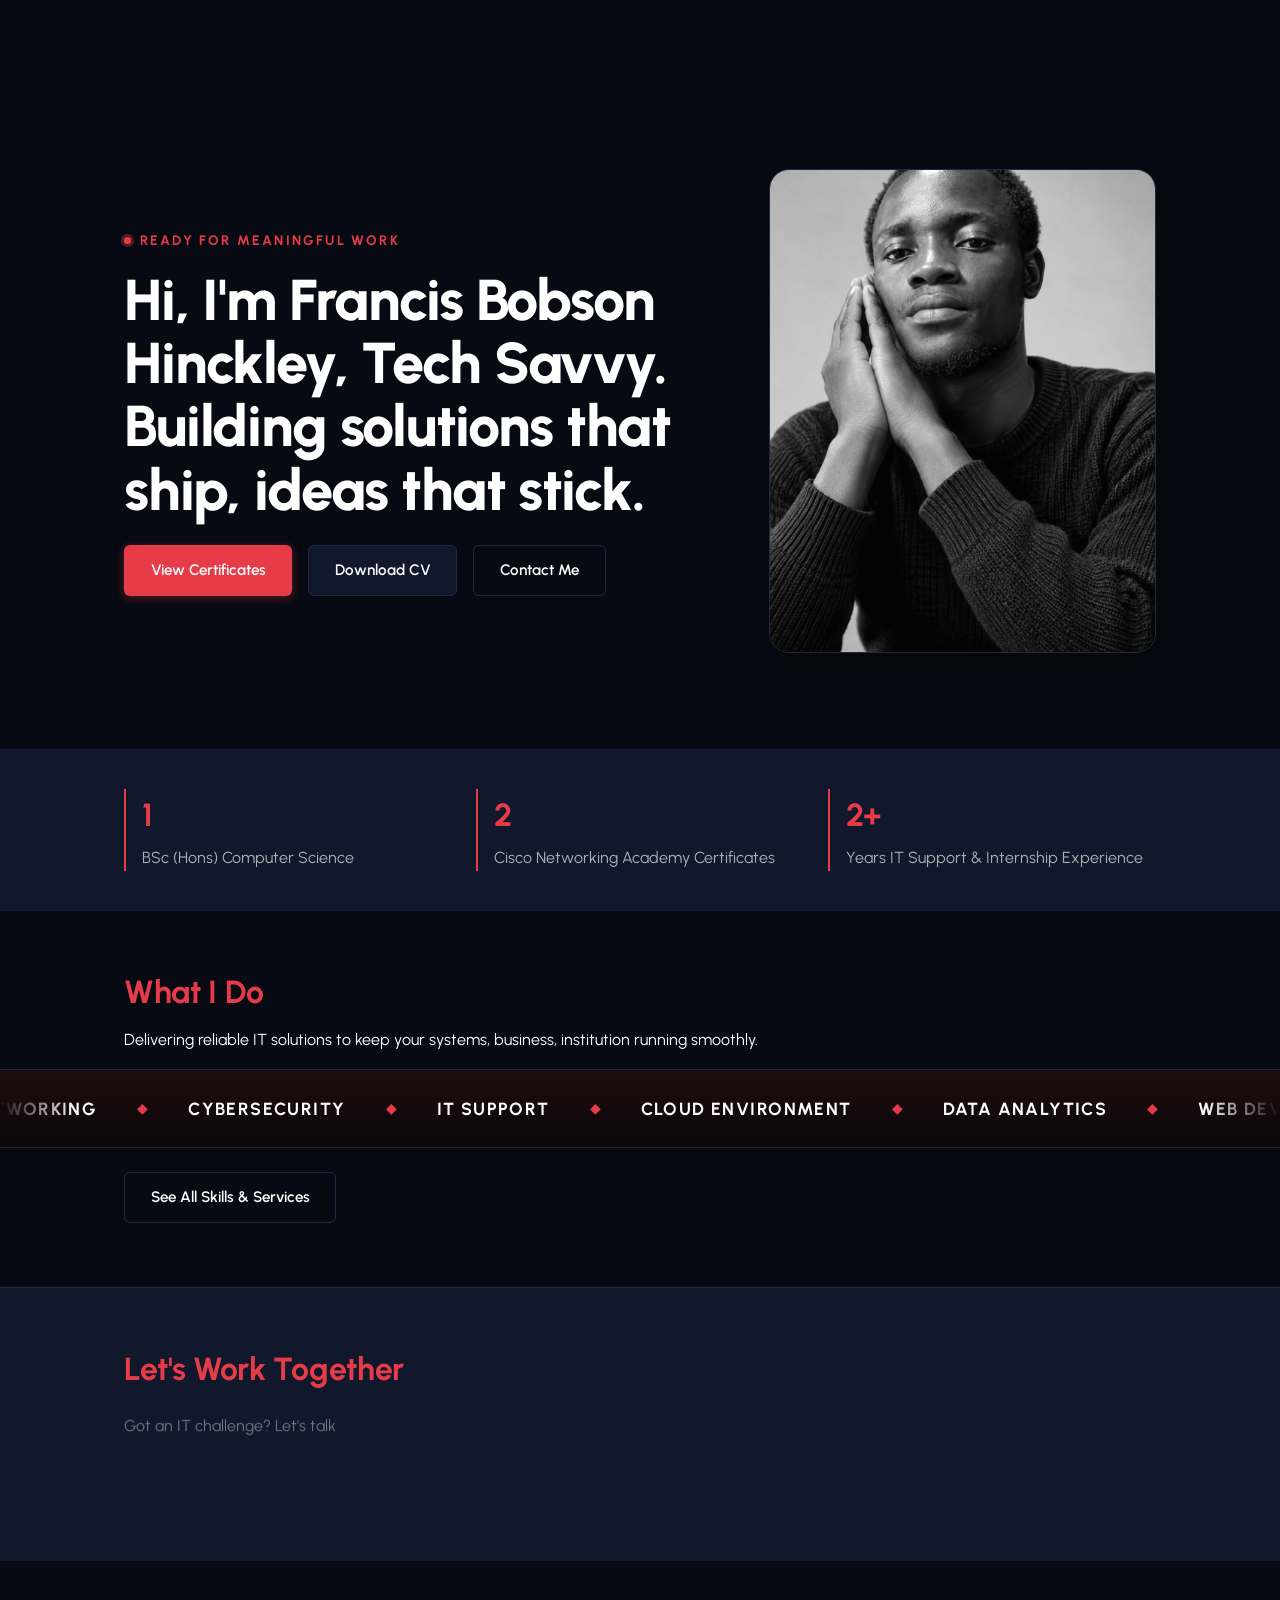
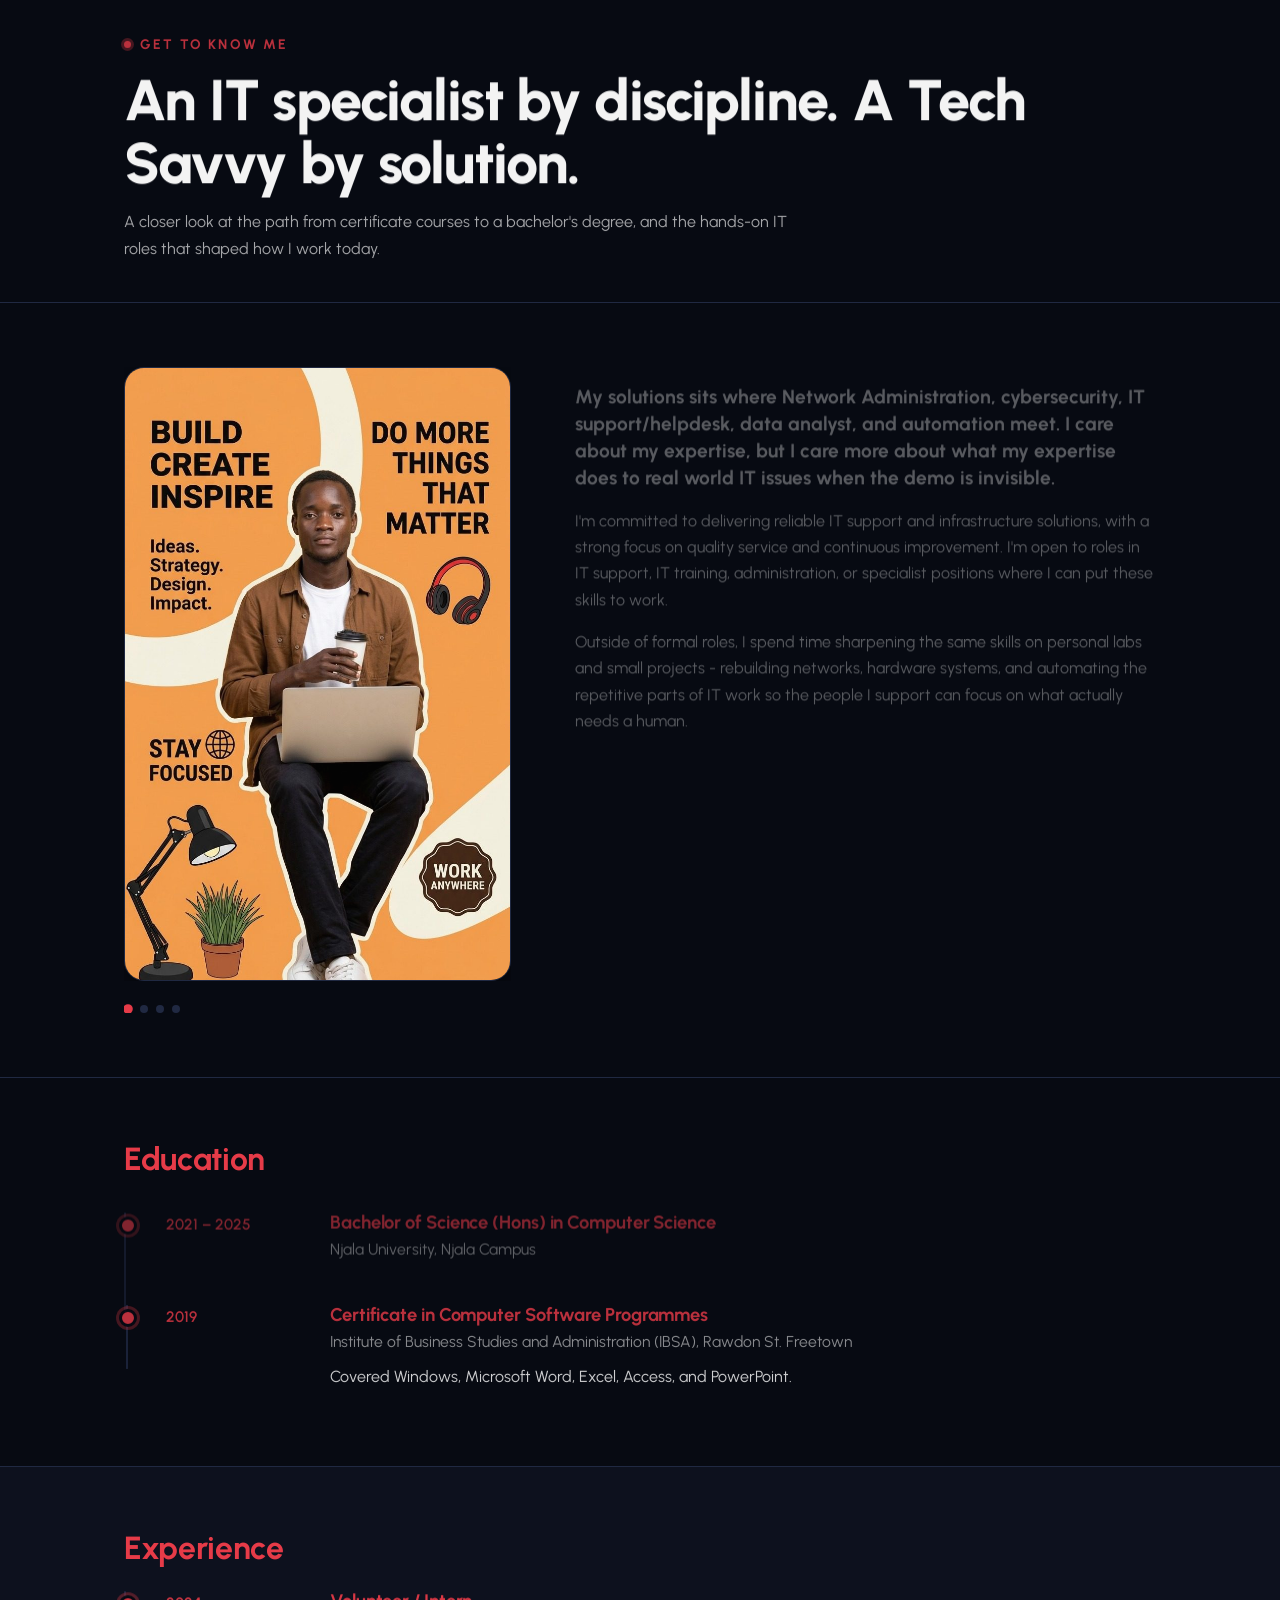
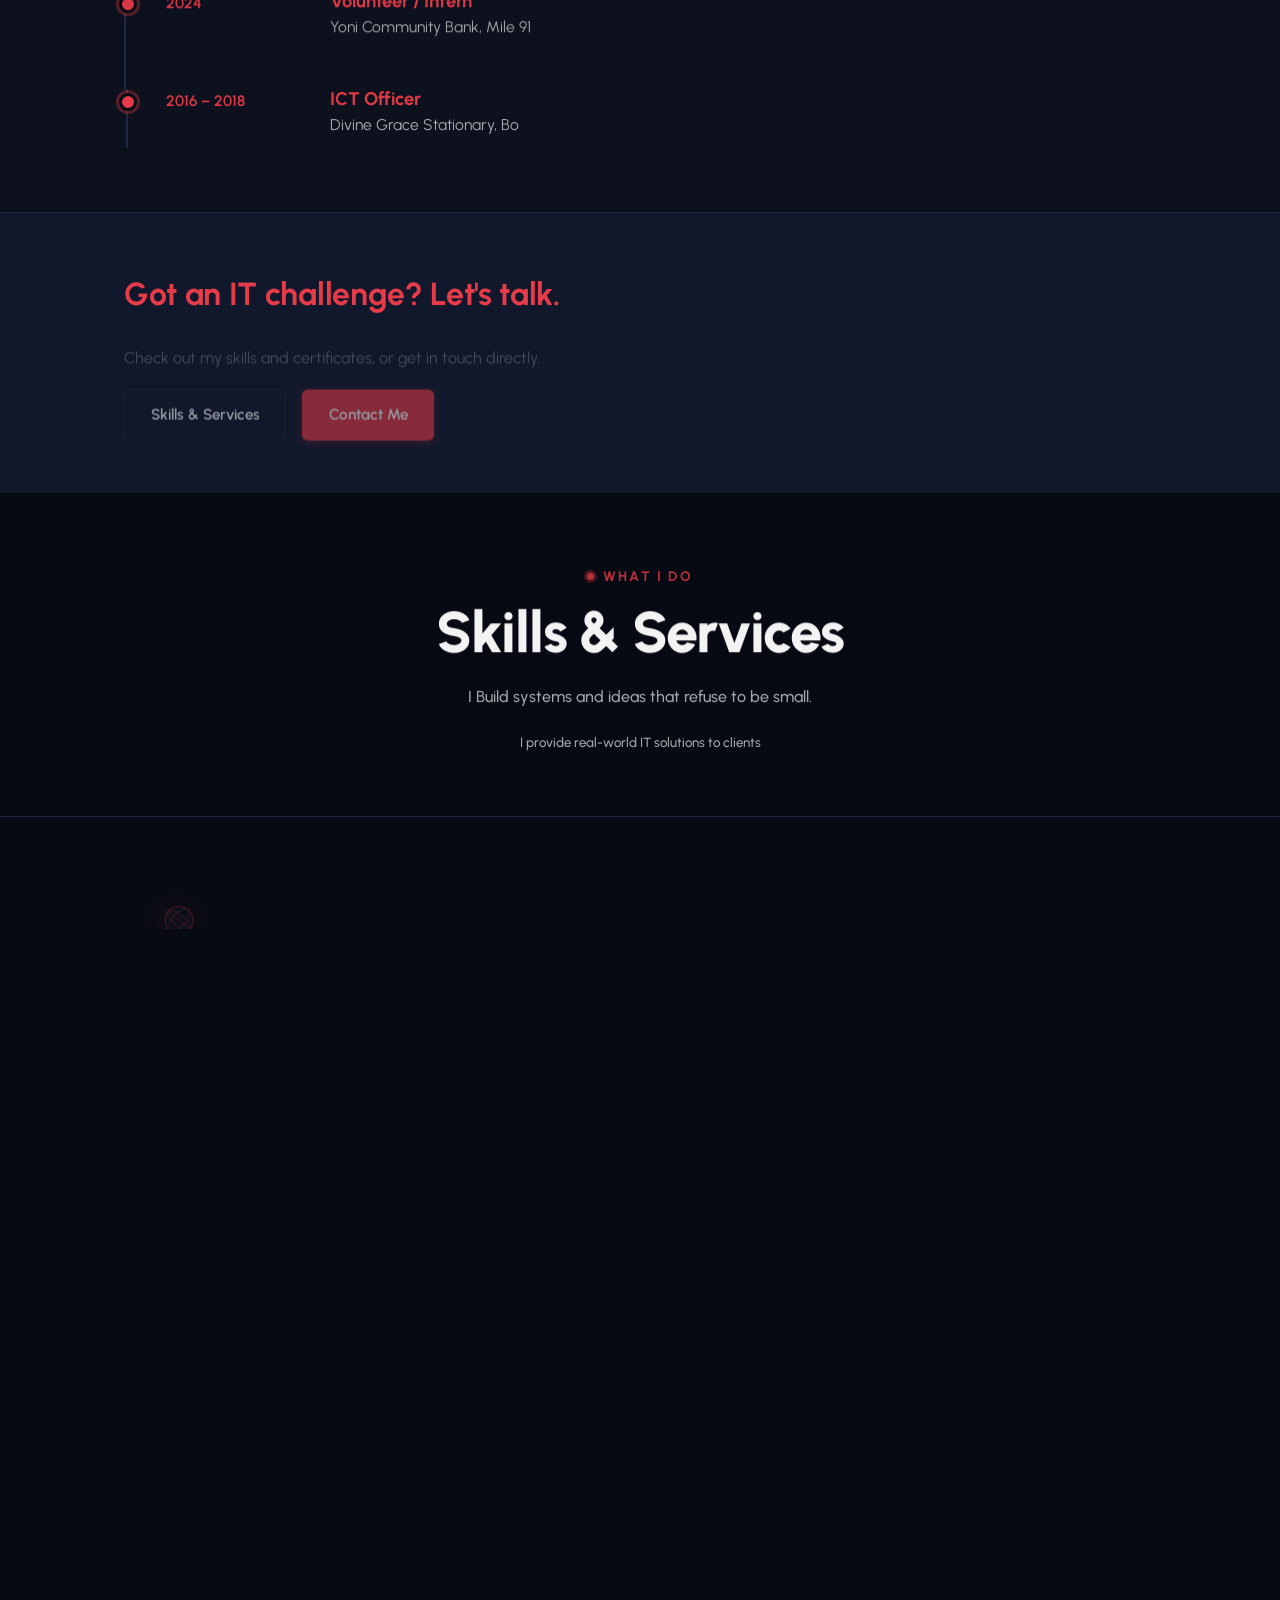
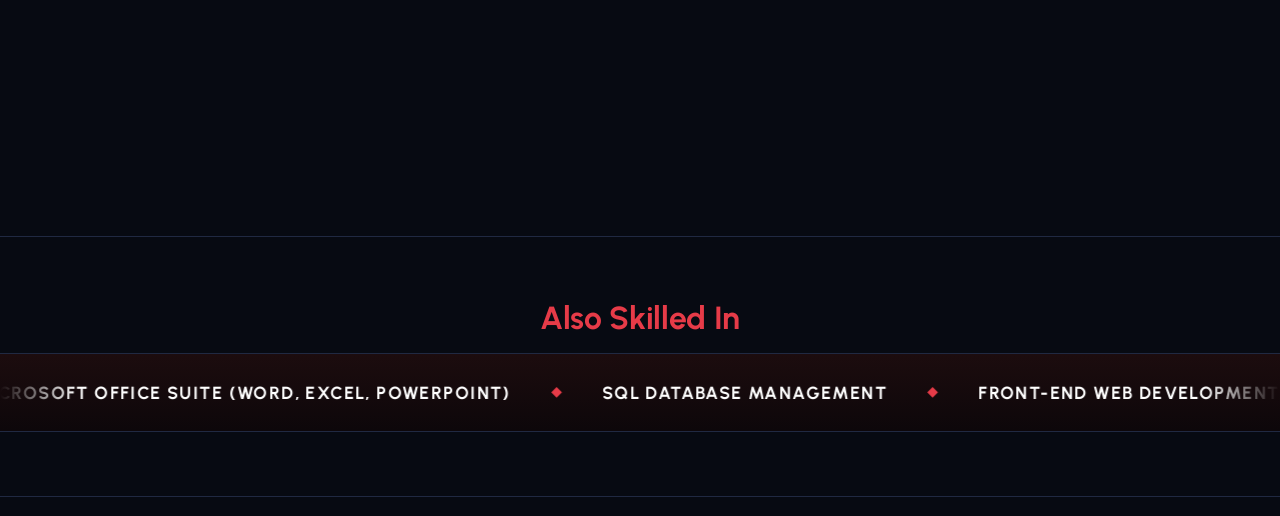
<file: contact.html>
<!DOCTYPE html>
<html lang="en">
<head>
  <meta charset="UTF-8">
  <meta http-equiv="refresh" content="0; url=index.html#contact">
  <link rel="canonical" href="index.html#contact">
  <title>Bobson D Tech Savvy</title>
</head>
<body>
  <p>This page has moved. If you are not redirected automatically,
    <a href="index.html#contact">click here</a>.</p>
</body>
</html>
</file>
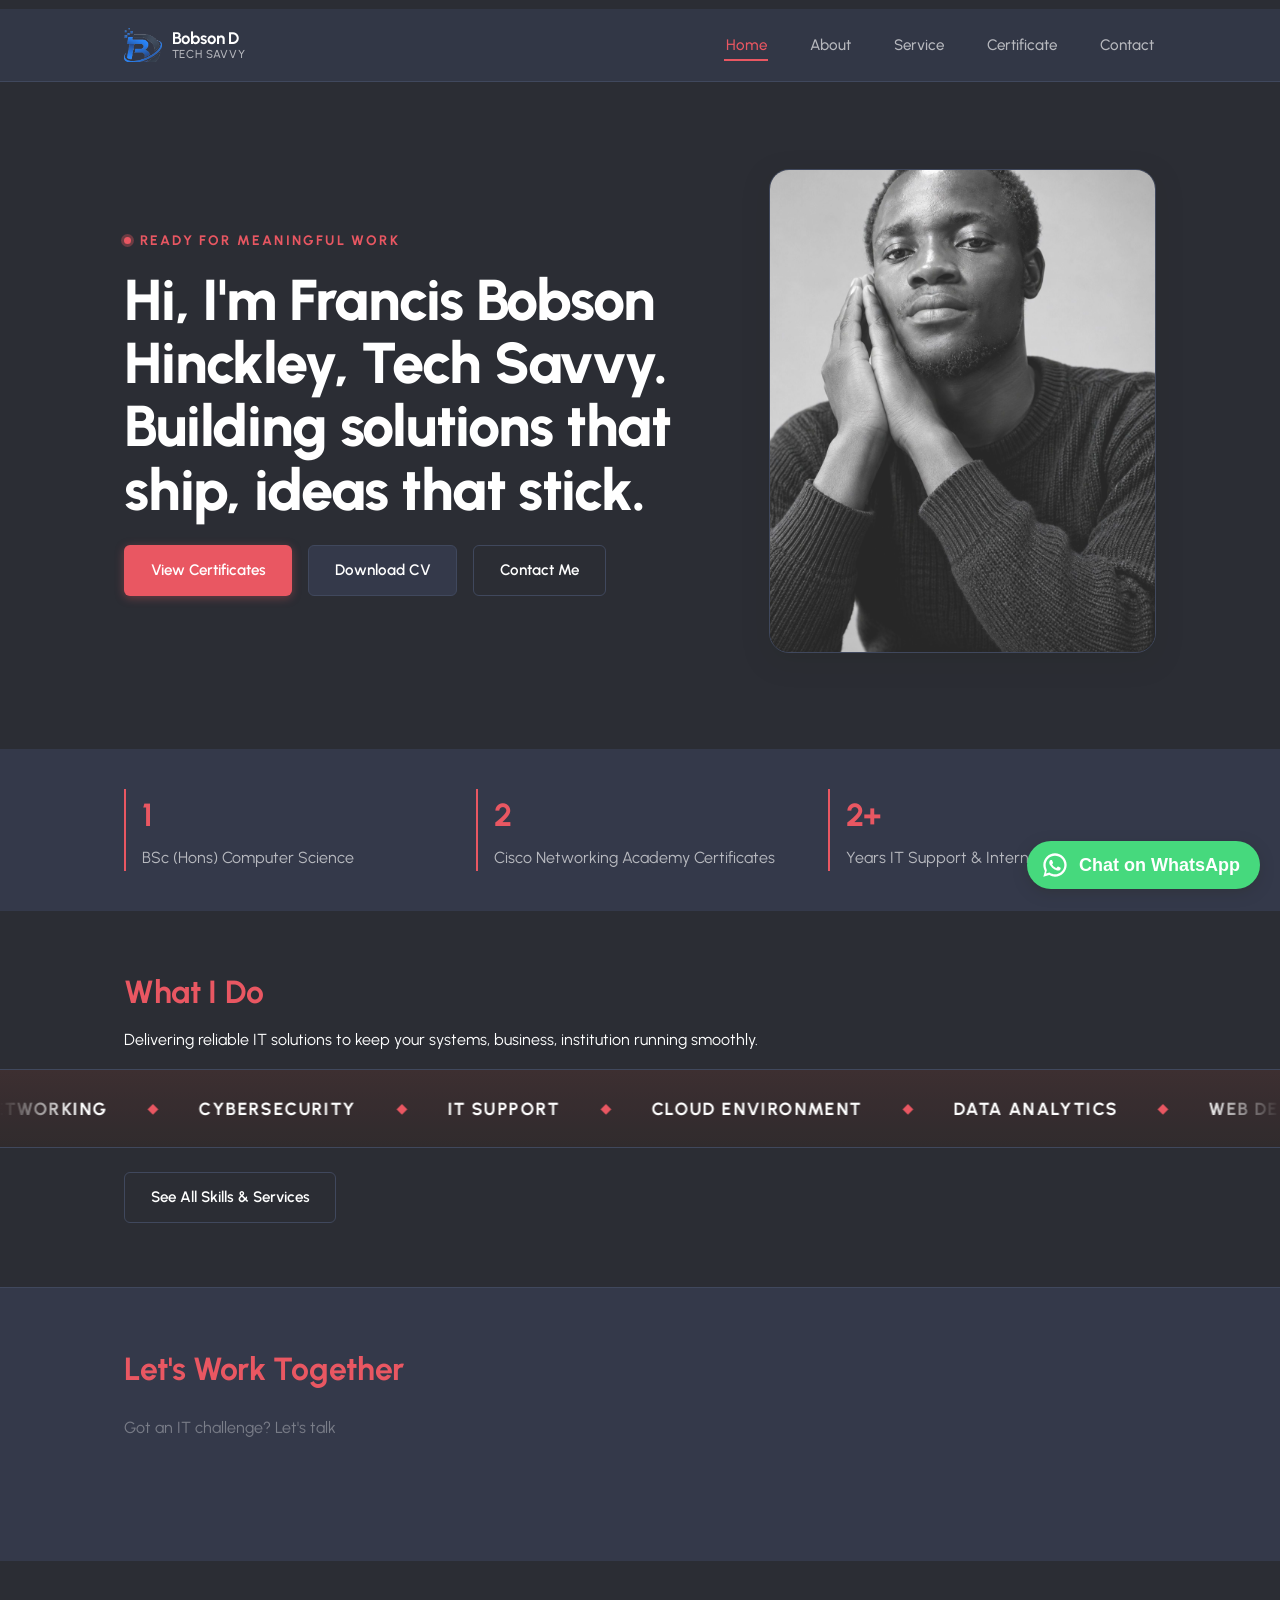
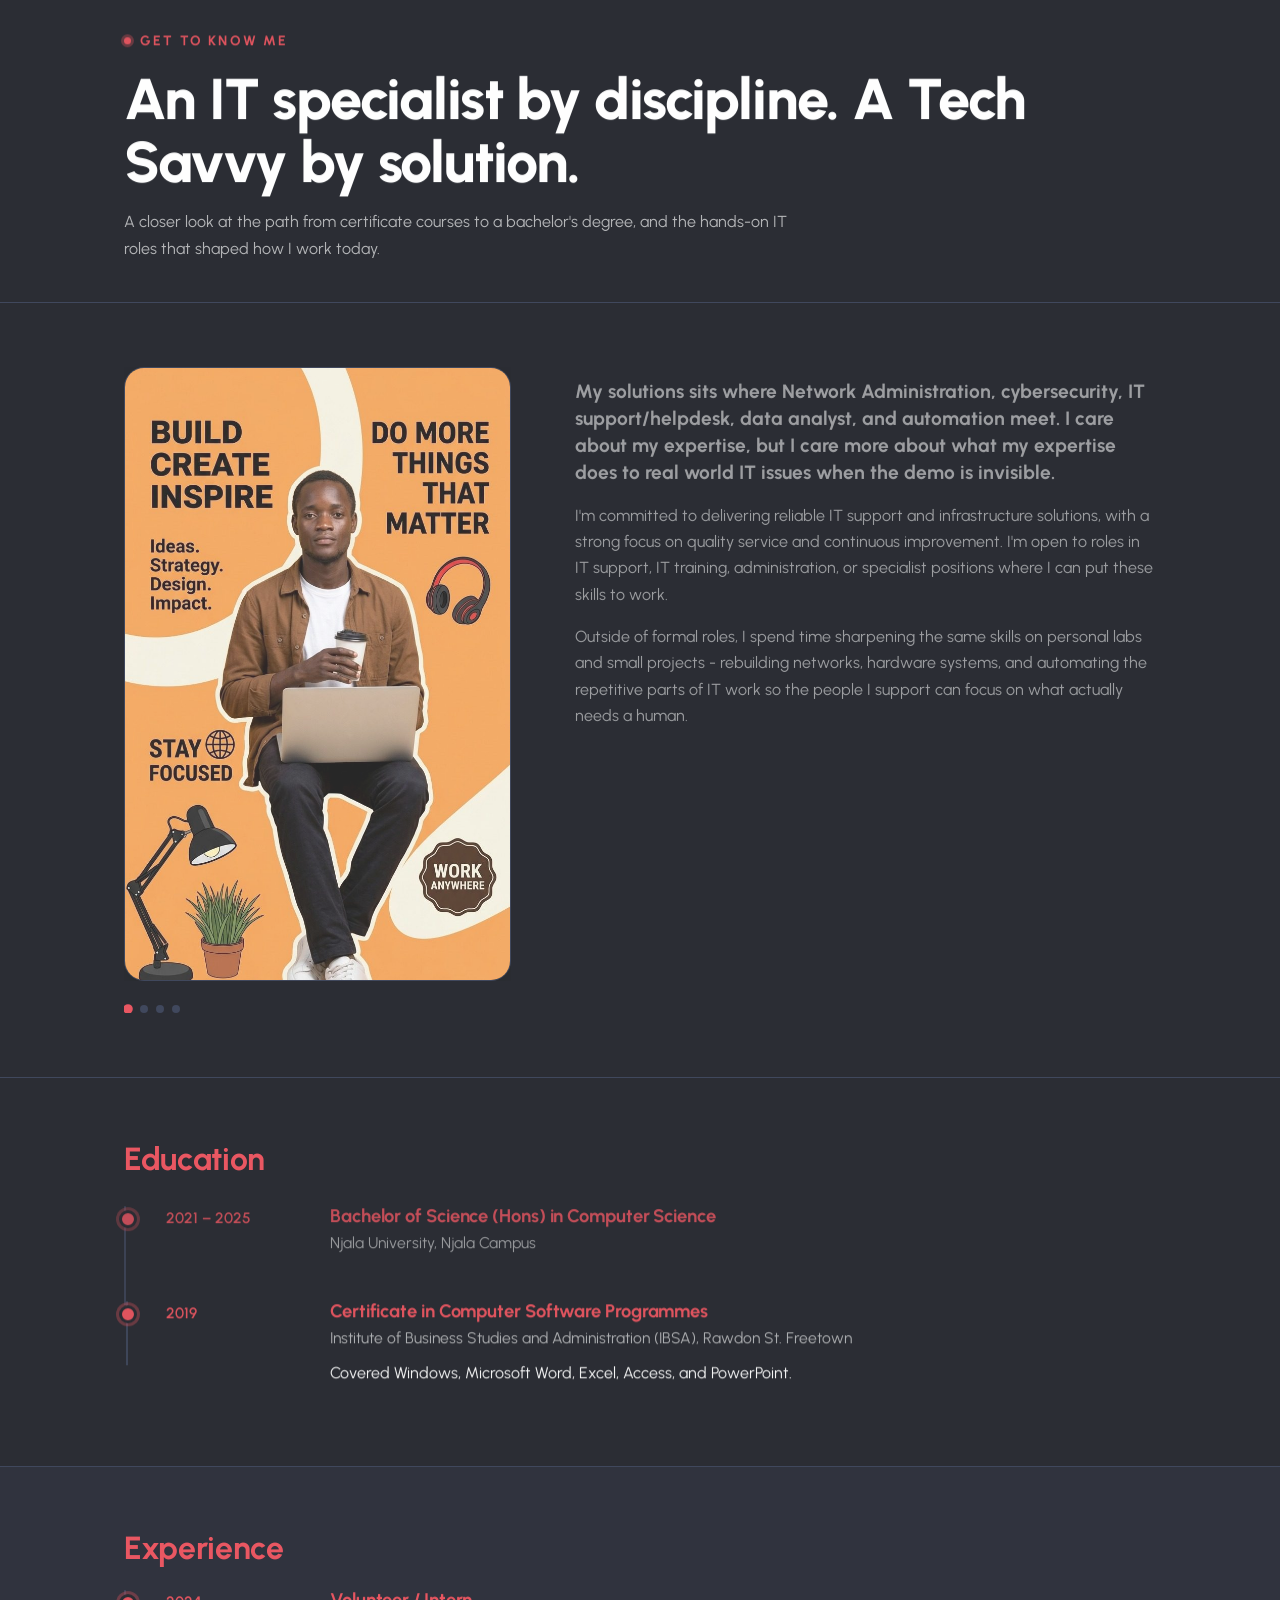
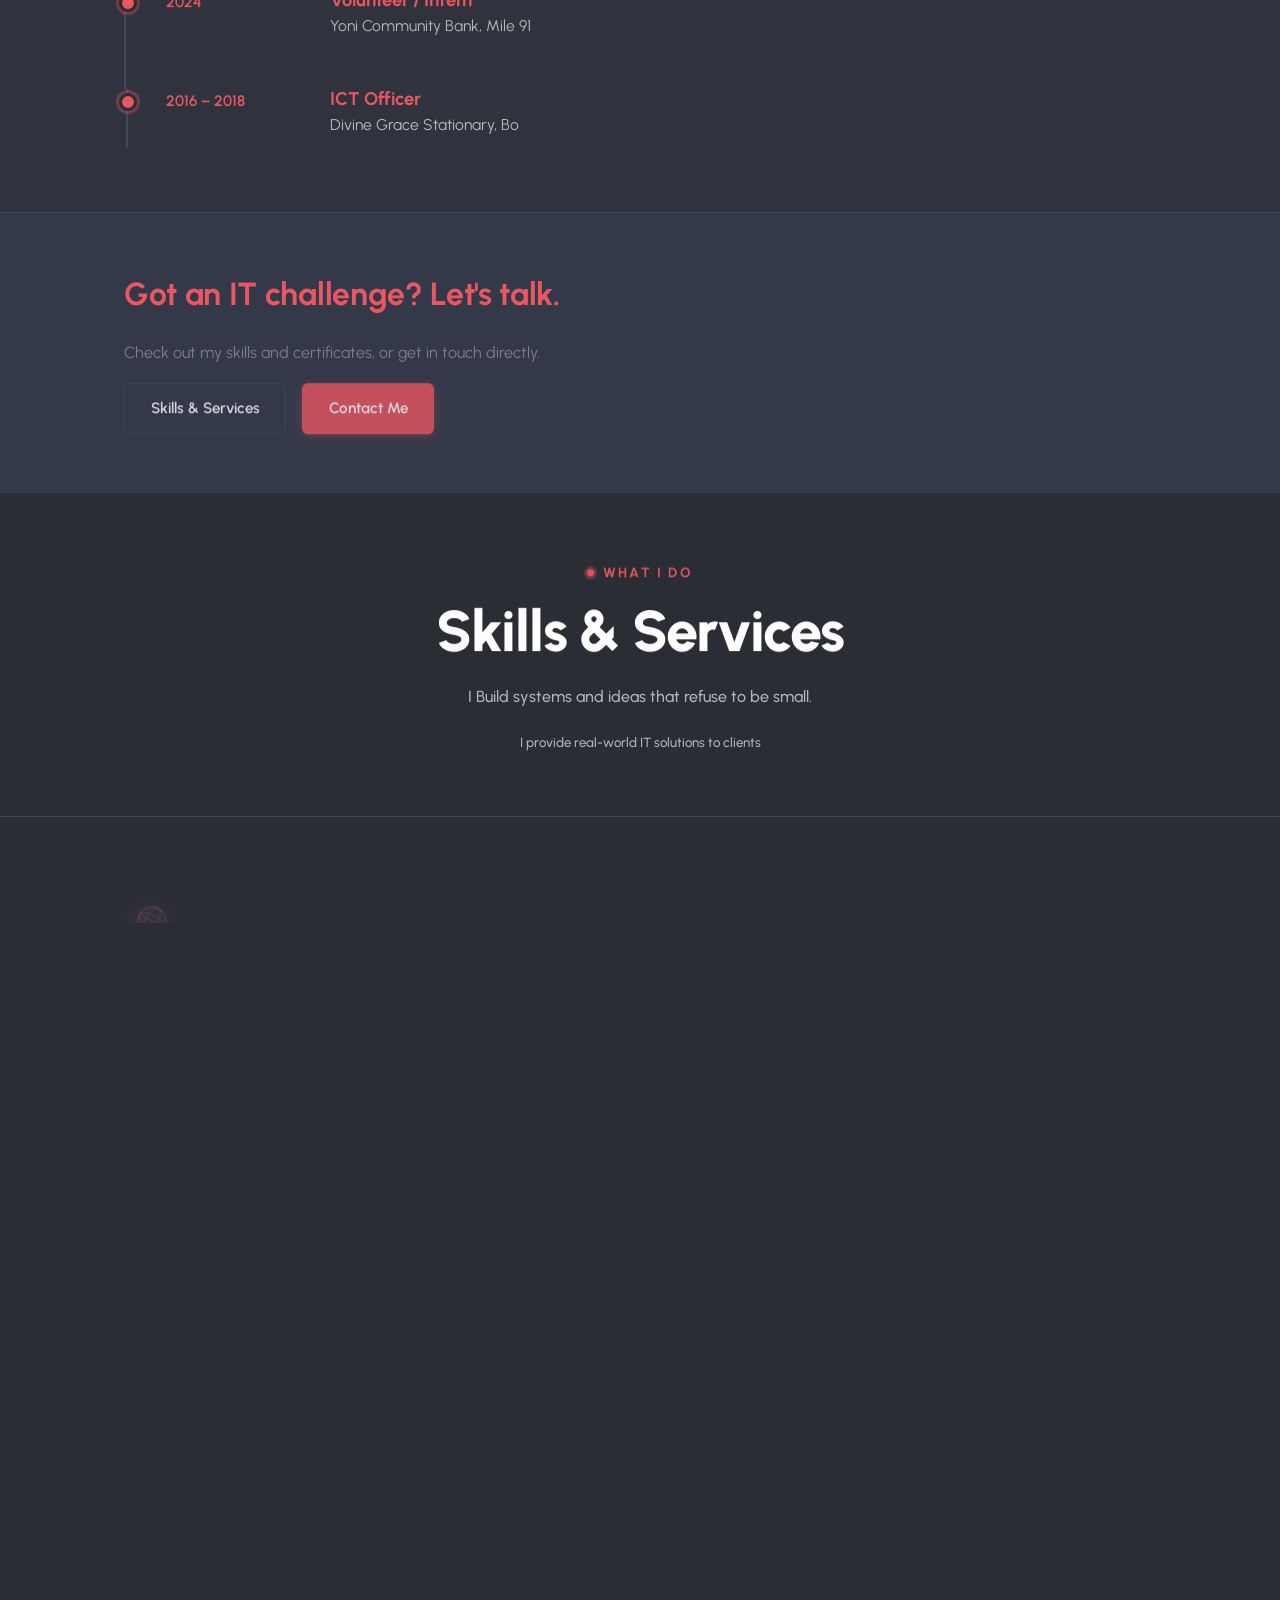
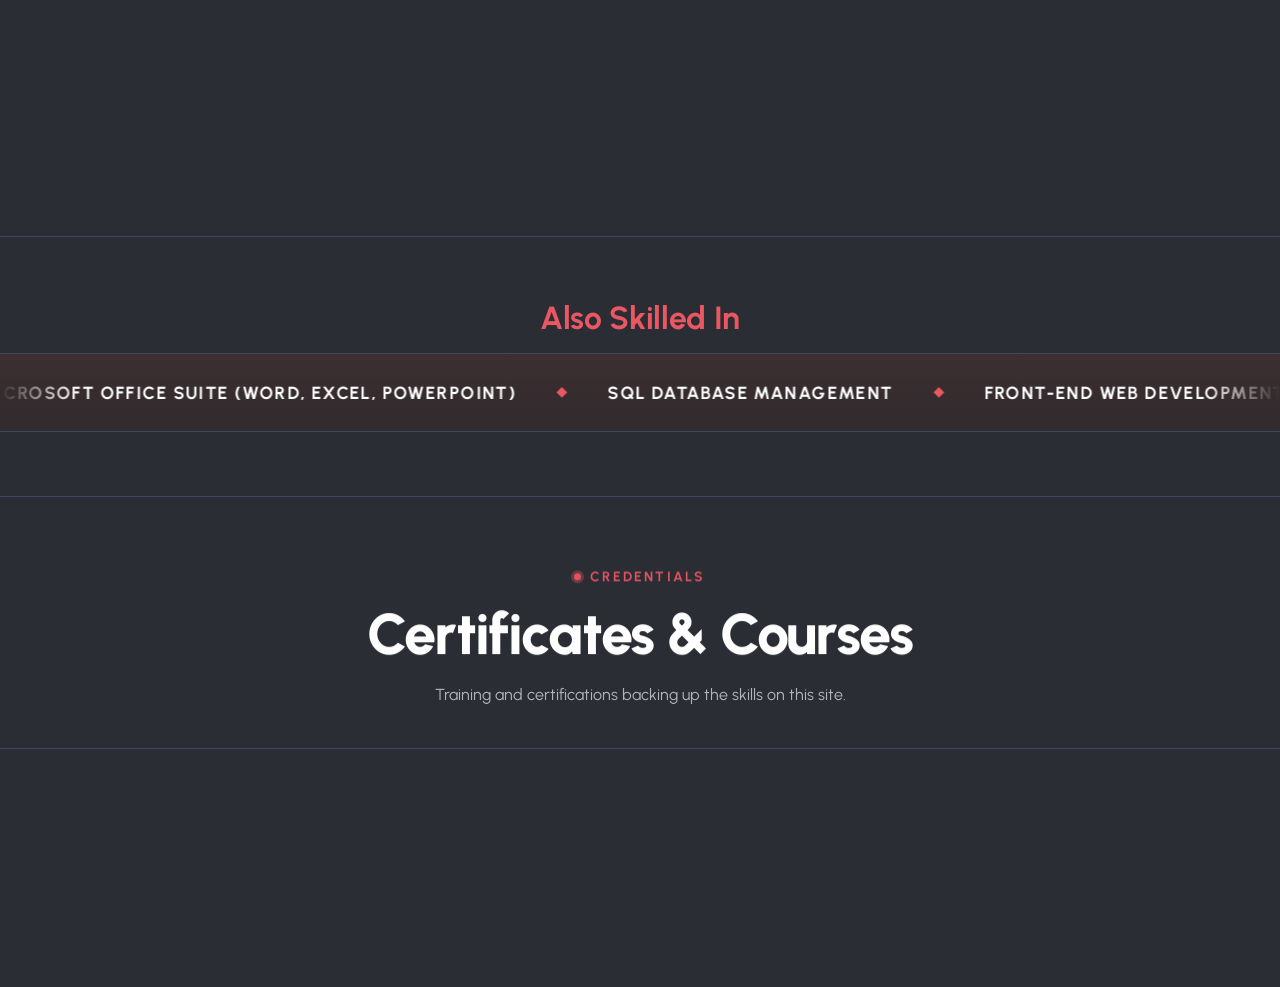
<file: skills.html>
<!DOCTYPE html>
<html lang="en">
<head>
  <meta charset="UTF-8">
  <meta http-equiv="refresh" content="0; url=index.html#services">
  <link rel="canonical" href="index.html#services">
  <title>Bobson D Tech Savvy</title>
</head>
<body>
  <p>This page has moved. If you are not redirected automatically,
    <a href="index.html#services">click here</a>.</p>
</body>
</html>
</file>
<file: assets/css/style.css>
/*  =========================================================
   Francis Bobson Hinckley — Portfolio Stylesheet
   Dark theme: blue-black background, white text, red accent.
   Refined pass: consistent radius scale, layered shadows,
   micro-interactions, sharper card/button/form details.
   One shared stylesheet for all five pages.
   ========================================================= */

/* ---------- Fonts ---------- */
@import url('https://fonts.googleapis.com/css2?family=Urbanist:wght@400;500;600;700;800&display=swap');

/* ---------- Design Tokens ---------- */
:root {
  /* Color */
  --bg: #050810;            /* blue-black page background */
  --bg-alt: #0B0F1C;        /* alternating section / card background */
  --bg-elevated: #10162A;   /* header, footer, CTA bands, cards */
  --bg-elevated-hover: #141B33;
  --text: #FFFFFF;          /* all body text — white */
  --text-dim: rgba(255, 255, 255, 0.65);
  --text-faint: rgba(255, 255, 255, 0.45);
  --accent: #E63946;        /* red — headings, links, highlights */
  --accent-deep: #B72B36;   /* red hover/active state */
  --accent-glow: rgba(230, 57, 70, 0.35);
  --line: #1E2740;          /* hairline borders on dark background */
  --line-bright: #2A3554;   /* hover / focus border state */
  --white: #FFFFFF;

  /* Type */
  --font-head: 'Urbanist', 'Segoe UI', sans-serif;
  --font-body: 'Urbanist', 'Segoe UI', sans-serif;

  /* Radius scale — used consistently instead of one-off values */
  --radius-xs: 6px;   /* buttons, tags, small controls */
  --radius-sm: 10px;  /* form fields */
  --radius-md: 16px;  /* cards, form panels */
  --radius-lg: 20px;  /* images, hero portrait */
  --radius-pill: 999px;

  /* Shadow / elevation */
  --shadow-sm: 0 1px 2px rgba(0, 0, 0, 0.4);
  --shadow-md: 0 8px 24px rgba(0, 0, 0, 0.45);
  --shadow-glow: 0 6px 20px var(--accent-glow);

  /* Motion */
  --ease: cubic-bezier(0.4, 0, 0.2, 1);

  /* Layout */
  --content-width: 1080px;
  --space-1: 0.5rem;
  --space-2: 1rem;
  --space-3: 1.5rem;
  --space-4: 2.5rem;
  --space-5: 4rem;
  --space-6: 6rem;
}

/* ---------- Reset ---------- */
* {
  box-sizing: border-box;
}

/* =========================================================
   Page transition — smooth fade on load (pure CSS, works even
   without JS) and a fade-out on internal link clicks, handled
   by assets/js/main.js as a progressive enhancement. Site-wide.
   ========================================================= */
html {
  animation: page-fade-in 0.5s var(--ease);
}

@keyframes page-fade-in {
  from { opacity: 0; }
  to { opacity: 1; }
}

html.page-leaving {
  animation: none;
  opacity: 0;
  transition: opacity 0.32s var(--ease);
}

@media (prefers-reduced-motion: reduce) {
  html {
    animation: none;
  }

  html.page-leaving {
    transition: none;
  }
}

/* =========================================================
   Scroll progress bar — fills left to right as the visitor
   scrolls down the single-page site (see assets/js/main.js).
   z-index is set to the maximum possible value so it always
   wins the stacking fight against the sticky, blurred header
   and stays visible while scrolling down, not just at the top.
   ========================================================= */
.scroll-progress {
  position: fixed;
  top: 0;
  left: 0;
  width: 0%;
  height: 4px;
  background: var(--accent);
  box-shadow: 0 0 8px var(--accent-glow);
  z-index: 2147483647;
  pointer-events: none;
  transition: width 0.1s linear;
}

@media (prefers-reduced-motion: reduce) {
  .scroll-progress {
    transition: none;
  }
}

html {
  scroll-behavior: smooth;
  scroll-padding-top: 88px; /* offset for sticky header on anchor jumps */
}

body {
  margin: 0;
  background: var(--bg);
  color: var(--text);
  font-family: var(--font-body);
  font-size: 16px;
  line-height: 1.65;
  -webkit-font-smoothing: antialiased;
  -moz-osx-font-smoothing: grayscale;
}

img {
  max-width: 100%;
  display: block;
}

ul {
  margin: 0;
  padding: 0;
  list-style: none;
}

a {
  color: inherit;
  text-decoration: none;
}

button {
  font-family: inherit;
  cursor: pointer;
}

h1, h2, h3 {
  font-family: var(--font-head);
  font-weight: 700;
  line-height: 1.1;
  letter-spacing: -0.01em;
  margin: 0 0 var(--space-2);
  color: var(--accent);
}

h1 {
  color: var(--text);
  font-size: clamp(2.4rem, 5vw, 3.6rem);
  font-weight: 800;
  letter-spacing: -0.02em;
}
h2 { font-size: clamp(1.5rem, 2.6vw, 2rem); }
h3 { font-size: 1.15rem; letter-spacing: -0.005em; }

p {
  margin: 0 0 var(--space-2);
  max-width: 68ch;
  color: var(--text);
}

/* Selection + scrollbar — small polish details */
::selection {
  background: var(--accent);
  color: var(--white);
}

::-webkit-scrollbar {
  width: 10px;
  height: 10px;
}

::-webkit-scrollbar-track {
  background: var(--bg);
}

::-webkit-scrollbar-thumb {
  background: var(--line-bright);
  border-radius: var(--radius-pill);
  border: 2px solid var(--bg);
}

/* Visible keyboard focus everywhere */
a:focus-visible,
button:focus-visible,
input:focus-visible,
select:focus-visible,
textarea:focus-visible {
  outline: 2px solid var(--accent);
  outline-offset: 3px;
  border-radius: var(--radius-xs);
}

@media (prefers-reduced-motion: reduce) {
  *, *::before, *::after {
    animation-duration: 0.001ms !important;
    transition-duration: 0.001ms !important;
    scroll-behavior: auto !important;
  }
}

/* =========================================================
   Scroll-reveal — smooth fade/rise applied site-wide as
   elements enter the viewport (see assets/js/main.js).
   ========================================================= */
.reveal {
  opacity: 0;
  transform: translateY(26px);
  transition: opacity 0.7s var(--ease), transform 0.7s var(--ease);
}

.reveal-visible {
  opacity: 1;
  transform: none;
}

@media (prefers-reduced-motion: reduce) {
  .reveal {
    opacity: 1;
    transform: none;
    transition: none;
  }
}

/* ---------- Layout Helpers ---------- */
.container {
  width: 100%;
  max-width: var(--content-width);
  margin: 0 auto;
  padding: 0 var(--space-3);
}

main {
  display: block;
}

section {
  padding: var(--space-5) 0;
}

/* ---------- Eyebrow label ("01 · SECTION NAME") ---------- */
.eyebrow {
  display: inline-flex;
  align-items: center;
  gap: 0.55rem;
  font-family: var(--font-head);
  font-size: 0.86rem;
  font-weight: 700;
  letter-spacing: 0.16em;
  text-transform: uppercase;
  color: var(--accent);
  margin: 0 0 var(--space-2);
}

.eyebrow::before {
  content: "";
  width: 7px;
  height: 7px;
  border-radius: 50%;
  background: var(--accent);
  box-shadow: 0 0 0 3px var(--accent-glow);
  flex-shrink: 0;
}

/* ---------- Headline mixed styling: solid / outline / accent words ---------- */
.headline-outline {
  color: transparent;
  -webkit-text-stroke: 1.5px var(--text);
}

.headline-accent {
  color: var(--accent);
  -webkit-text-stroke: 0;
}

/* ---------- Buttons ---------- */
.btn {
  display: inline-block;
  font-family: var(--font-body);
  font-weight: 600;
  font-size: 0.95rem;
  padding: 0.75rem 1.6rem;
  border-radius: var(--radius-xs);
  border: 1.5px solid transparent;
  transition: background-color 0.18s var(--ease), color 0.18s var(--ease),
    border-color 0.18s var(--ease), transform 0.18s var(--ease), box-shadow 0.18s var(--ease);
}

.btn:active {
  transform: translateY(1px);
}

.btn-primary {
  background: var(--accent);
  color: var(--white);
  box-shadow: 0 2px 10px var(--accent-glow);
}

.btn-primary:hover {
  background: var(--accent-deep);
  transform: translateY(-1px);
  box-shadow: var(--shadow-glow);
}

.btn-secondary {
  background: var(--bg-elevated);
  color: var(--white);
  border-color: var(--line);
}

.btn-secondary:hover {
  border-color: var(--line-bright);
  background: var(--bg-elevated-hover);
  transform: translateY(-1px);
}

.btn-outline {
  background: transparent;
  color: var(--text);
  border-color: var(--line);
}

.btn-outline:hover {
  border-color: var(--accent);
  color: var(--accent);
  transform: translateY(-1px);
}

.hero-actions {
  display: flex;
  flex-wrap: wrap;
  gap: var(--space-2);
  margin-top: var(--space-3);
}

/* =========================================================
   Header / Navigation
   ========================================================= */
.site-header {
  background: rgba(16, 22, 42, 0.85);
  backdrop-filter: blur(10px);
  -webkit-backdrop-filter: blur(10px);
  border-bottom: 1px solid var(--line);
  position: sticky;
  top: 0;
  z-index: 50;
}

.header-inner {
  display: flex;
  align-items: center;
  justify-content: space-between;
  height: 72px;
}

.logo {
  display: flex;
  align-items: center;
  gap: 0.6rem;
  font-family: var(--font-head);
  font-weight: 700;
  font-size: 1.05rem;
  color: var(--white);
  letter-spacing: -0.01em;
}

.logo-mark {
  width: 38px;
  height: 38px;
  object-fit: contain;
  flex-shrink: 0;
}

.logo-text {
  display: flex;
  flex-direction: column;
  line-height: 1.15;
}

.logo-sub {
  font-size: 0.72rem;
  font-weight: 500;
  letter-spacing: 0.06em;
  text-transform: uppercase;
  color: var(--text-dim);
}

.site-nav ul {
  display: flex;
  gap: var(--space-4);
}

.site-nav a {
  position: relative;
  color: var(--text-dim);
  font-size: 0.95rem;
  font-weight: 500;
  padding: 0.3rem 0.1rem;
  border-bottom: 2px solid transparent;
  transition: color 0.18s var(--ease), border-color 0.18s var(--ease);
}

.site-nav a:hover,
.site-nav a.active {
  color: var(--accent);
  border-bottom-color: var(--accent);
}

/* Mobile nav toggle (hamburger) — hidden on desktop */
.nav-toggle {
  display: none;
  flex-direction: column;
  justify-content: center;
  gap: 5px;
  width: 32px;
  height: 32px;
  background: none;
  border: none;
  padding: 0;
}

.nav-toggle span {
  display: block;
  height: 2px;
  background: var(--white);
  border-radius: 2px;
  transition: transform 0.2s var(--ease), opacity 0.2s var(--ease);
}

/* Toggled by main.js on click */
.site-nav.is-open {
  display: block;
}

/* =========================================================
   Page Header (About / Skills / Certificates / Contact)
   ========================================================= */
.page-header {
  padding: var(--space-5) 0 var(--space-4);
  border-bottom: 1px solid var(--line);
}

.page-header p:last-child {
  color: var(--text-dim);
  margin-bottom: 0;
}

.page-header-flush {
  border-bottom: none;
  padding-bottom: 0;
}

/* Centered page intro variant (Skills/Services, Certificates & Courses) */
.page-header-center .container {
  text-align: center;
}

.page-header-center .eyebrow {
  justify-content: center;
}

.page-header-center h1,
.page-header-center h4,
.page-header-center h5,
.page-header-center p {
  margin-left: auto;
  margin-right: auto;
}

.page-header-center h4,
.page-header-center h5 {
  max-width: 56ch;
  color: var(--text-dim);
  font-weight: 500;
}

/* =========================================================
   Decorative globe arc (Skills/Services page)
   A small globe travels a 180° arc, left to right, on loop.
   ========================================================= */
.globe-arc-band {
  overflow: hidden;
  padding-top: var(--space-2);
  margin-bottom: calc(-1 * var(--space-4));
}

.globe-arc {
  position: relative;
  height: 78px;
  margin: 0 auto;
}

.globe {
  position: absolute;
  left: 0%;
  top: 100%;
  width: 30px;
  height: 30px;
  margin-left: -15px;
  margin-top: -15px;
  filter: drop-shadow(0 6px 14px var(--accent-glow));
  animation:
    globe-arc-x 9s linear infinite,
    globe-arc-y 9s linear infinite,
    globe-fade 9s linear infinite,
    globe-spin 4s linear infinite;
}

.globe svg {
  width: 100%;
  height: 100%;
  display: block;
}

@keyframes globe-arc-x {
  from { left: 2%; }
  to   { left: 98%; }
}

@keyframes globe-arc-y {
  0%   { top: 100%; }
  5%   { top: 84.4%; }
  10%  { top: 69.1%; }
  15%  { top: 54.6%; }
  20%  { top: 41.2%; }
  25%  { top: 29.3%; }
  30%  { top: 19.1%; }
  35%  { top: 10.9%; }
  40%  { top: 4.9%; }
  45%  { top: 1.2%; }
  50%  { top: 0%; }
  55%  { top: 1.2%; }
  60%  { top: 4.9%; }
  65%  { top: 10.9%; }
  70%  { top: 19.1%; }
  75%  { top: 29.3%; }
  80%  { top: 41.2%; }
  85%  { top: 54.6%; }
  90%  { top: 69.1%; }
  95%  { top: 84.4%; }
  100% { top: 100%; }
}

@keyframes globe-fade {
  0%   { opacity: 0; }
  4%   { opacity: 1; }
  96%  { opacity: 1; }
  100% { opacity: 0; }
}

@keyframes globe-spin {
  from { transform: rotate(0deg); }
  to   { transform: rotate(360deg); }
}

@media (prefers-reduced-motion: reduce) {
  .globe {
    animation: none;
    left: 50%;
    top: 0;
    opacity: 1;
  }
}

@media (max-width: 720px) {
  .globe-arc {
    height: 56px;
  }

  .globe {
    width: 24px;
    height: 24px;
    margin-left: -12px;
    margin-top: -12px;
  }
}

/* =========================================================
   Hero (Home)
   ========================================================= */
.hero {
  padding: var(--space-6) 0;
}

.hero-inner {
  display: grid;
  grid-template-columns: 1.2fr 0.8fr;
  gap: var(--space-5);
  align-items: center;
}

.hero-summary {
  color: var(--text-dim);
  font-size: 1.05rem;
  max-width: 52ch;
}

.hero-image img {
  border: 1px solid var(--line);
  border-radius: var(--radius-lg);
  aspect-ratio: 4 / 5;
  object-fit: cover;
  background: var(--bg-alt);
  box-shadow: var(--shadow-md);
}

.hero-photo-wrap {
  position: relative;
}

.hero-badge-circle {
  position: absolute;
  top: -18px;
  right: -18px;
  width: 96px;
  height: 96px;
  border-radius: 50%;
  background: var(--bg-elevated);
  border: 1px solid var(--line-bright);
  box-shadow: var(--shadow-md);
  display: flex;
  align-items: center;
  justify-content: center;
  text-align: center;
  padding: var(--space-1);
}

.hero-badge-circle span {
  font-family: var(--font-head);
  font-size: 0.68rem;
  font-weight: 700;
  letter-spacing: 0.06em;
  text-transform: uppercase;
  color: var(--text);
  line-height: 1.3;
}

.hero-stat-card {
  position: absolute;
  left: -20px;
  bottom: 28px;
  display: flex;
  align-items: center;
  gap: 0.6rem;
  background: var(--bg-elevated);
  border: 1px solid var(--line-bright);
  border-radius: var(--radius-sm);
  box-shadow: var(--shadow-md);
  padding: 0.7rem 1rem;
  max-width: 200px;
}

.hero-stat-card .stat-icon {
  color: var(--accent);
  font-size: 1.2rem;
  flex-shrink: 0;
}

.hero-stat-card p {
  margin: 0;
  font-size: 0.92rem;
  line-height: 1.4;
  color: var(--text);
}

.hero-stat-card strong {
  display: block;
  color: var(--text);
  font-weight: 700;
}

/* Two-tier paragraph sizing (About bio) */
.lede {
  font-size: 1.15rem;
  color: var(--text);
  max-width: 60ch;
}

.supporting-text {
  font-size: 0.92rem;
  color: var(--text-dim);
  max-width: 62ch;
}

/* =========================================================
   Highlights strip
   ========================================================= */
.highlights {
  background: var(--bg-elevated);
  padding: var(--space-4) 0;
}

.highlights-grid {
  display: grid;
  grid-template-columns: repeat(3, 1fr);
  gap: var(--space-3);
}

.highlight-item {
  border-left: 2px solid var(--accent);
  padding-left: var(--space-2);
}

.highlight-number {
  display: block;
  font-family: var(--font-head);
  font-size: 2rem;
  font-weight: 700;
  color: var(--accent);
  letter-spacing: -0.02em;
}

.highlight-item p {
  color: var(--text-dim);
  margin: 0.2rem 0 0;
}

/* =========================================================
   Section preview (What I Do / Also Skilled In / Education / Degree)
   ========================================================= */
.section-preview {
  border-bottom: 1px solid var(--line);
}

/* Centered variant — used for "Also Skilled In" */
.section-preview-center .container {
  text-align: center;
}

.preview-cards {
  display: grid;
  grid-template-columns: repeat(3, 1fr);
  gap: var(--space-3);
  margin: var(--space-3) 0;
}

.preview-card {
  position: relative;
  padding: var(--space-3);
  border: 1px solid var(--line);
  border-radius: var(--radius-md);
  background: var(--bg-alt);
  overflow: hidden;
  transition: border-color 0.2s var(--ease), transform 0.2s var(--ease), box-shadow 0.2s var(--ease);
}

.preview-card::before {
  content: "";
  position: absolute;
  top: 0;
  left: 0;
  right: 0;
  height: 2px;
  background: var(--accent);
  transform: scaleX(0);
  transform-origin: left;
  transition: transform 0.25s var(--ease);
}

.preview-card:hover {
  border-color: var(--line-bright);
  transform: translateY(-2px);
  box-shadow: var(--shadow-md);
}

.preview-card:hover::before {
  transform: scaleX(1);
}

.preview-card h3 {
  font-size: 1.05rem;
  margin-bottom: 0.4rem;
  color: var(--accent);
}

.preview-card p {
  color: var(--text-dim);
  font-size: 1.02rem;
  margin: 0;
}

/* Tag list ("Also Skilled In") */
.tag-list {
  display: flex;
  flex-wrap: wrap;
  gap: var(--space-1);
  margin-top: var(--space-2);
}

.tag-list li {
  border: 1px solid var(--line);
  border-radius: var(--radius-pill);
  padding: 0.4rem 0.9rem;
  font-size: 0.9rem;
  color: var(--text);
  background: var(--bg-alt);
  transition: border-color 0.18s var(--ease), color 0.18s var(--ease);
}

.tag-list li:hover {
  border-color: var(--accent);
  color: var(--accent);
}

/* =========================================================
   Skill/Service Marquee (Home page)
   Plain-text ticker, scrolls right to left, continuously.
   ========================================================= */
.marquee-band {
  background: linear-gradient(180deg, #1A0A0C 0%, #0B0508 100%);
  border-top: 1px solid var(--line);
  border-bottom: 1px solid var(--line);
  padding: var(--space-3) 0;
  overflow: hidden;
}

.skills-marquee {
  overflow: hidden;
  width: 100%;
  -webkit-mask-image: linear-gradient(90deg, transparent, #000 6%, #000 94%, transparent);
          mask-image: linear-gradient(90deg, transparent, #000 6%, #000 94%, transparent);
}

.marquee-track {
  display: flex;
  align-items: center;
  gap: var(--space-4);
  width: max-content;
  animation: marquee-scroll 26s linear infinite;
}

.skills-marquee:hover .marquee-track {
  animation-play-state: paused;
}

@keyframes marquee-scroll {
  from { transform: translateX(0); }
  to { transform: translateX(-50%); }
}

.marquee-track .marquee-item {
  font-family: var(--font-head);
  font-size: 1.1rem;
  font-weight: 700;
  letter-spacing: 0.08em;
  text-transform: uppercase;
  color: var(--text);
  white-space: nowrap;
  transition: color 0.18s var(--ease);
}

.marquee-track .marquee-item:hover {
  color: var(--accent);
}

.marquee-track .marquee-sep {
  color: var(--accent);
  font-size: 0.9rem;
  flex-shrink: 0;
}

@media (prefers-reduced-motion: reduce) {
  .marquee-track {
    animation: none;
  }
}

/* =========================================================
   Skills / Certificates grid
   ========================================================= */
.skills-grid-section {
  border-bottom: 1px solid var(--line);
}

.skills-grid {
  display: grid;
  grid-template-columns: repeat(3, 1fr);
  gap: var(--space-3);
}

.skill-card {
  position: relative;
  padding: var(--space-3);
  border: 1px solid var(--line);
  border-radius: var(--radius-md);
  background: var(--bg-alt);
  overflow: hidden;
  transition: border-color 0.2s var(--ease), transform 0.2s var(--ease), box-shadow 0.2s var(--ease);
}

.skill-card::before {
  content: "";
  position: absolute;
  top: 0;
  left: 0;
  right: 0;
  height: 2px;
  background: var(--accent);
  transform: scaleX(0);
  transform-origin: left;
  transition: transform 0.25s var(--ease);
}

.skill-card:hover {
  border-color: var(--line-bright);
  transform: translateY(-2px);
  box-shadow: var(--shadow-md);
}

.skill-card:hover::before {
  transform: scaleX(1);
}

.skill-card h3 {
  margin-bottom: 0.4rem;
  color: var(--accent);
}

.skill-card p {
  color: var(--text-dim);
  font-size: 1.02rem;
}

.skill-card .btn {
  margin-top: var(--space-1);
}

.cert-badge {
  width: 48px;
  height: 48px;
  object-fit: contain;
  margin-bottom: var(--space-2);
}

/* =========================================================
   Timeline (Education / Experience / Degree)
   ========================================================= */
.timeline-section {
  border-bottom: 1px solid var(--line);
}

.timeline-section-alt {
  background: var(--bg-alt);
}

.timeline {
  margin-top: var(--space-3);
  position: relative;
}

.timeline-item {
  position: relative;
  padding: 0 0 var(--space-4) var(--space-4);
  border-left: 2px solid var(--line);
  display: grid;
  grid-template-columns: 140px 1fr;
  gap: var(--space-3);
}

.timeline-item:last-child {
  padding-bottom: 0;
  border-left-color: transparent;
  background: linear-gradient(var(--line), var(--line)) left top / 2px 4rem no-repeat;
}

.timeline-item::before {
  content: "";
  position: absolute;
  left: -7px;
  top: 4px;
  width: 12px;
  height: 12px;
  border-radius: 50%;
  background: var(--accent);
  border: 3px solid var(--bg);
  box-shadow: 0 0 0 3px var(--accent-glow);
}

/* Certificates page timeline-items have no .timeline-date child,
   so they fall back to a single-column block layout */
.timeline-item:not(:has(.timeline-date)) {
  display: block;
}

.timeline-date {
  font-family: var(--font-head);
  font-weight: 600;
  color: var(--accent);
  font-size: 0.95rem;
}

.timeline-content h3 {
  margin-bottom: 0.2rem;
  color: var(--accent);
}

.timeline-meta {
  color: var(--text-dim);
  font-size: 0.98rem;
  margin-bottom: 0.6rem;
}

.timeline-item ul {
  margin-top: 0.6rem;
}

.timeline-item ul li {
  position: relative;
  padding-left: 1.1rem;
  margin-bottom: 0.4rem;
  color: var(--text);
}

.timeline-item ul li::before {
  content: "";
  position: absolute;
  left: 0;
  top: 0.55em;
  width: 5px;
  height: 5px;
  background: var(--accent);
}

/* =========================================================
   Bio section (About / Contact two-column layout)
   ========================================================= */
.bio-section {
  border-bottom: 1px solid var(--line);
}

.bio-inner {
  display: grid;
  grid-template-columns: 0.8fr 1.2fr;
  gap: var(--space-5);
  align-items: start;
}

.bio-image {
  display: grid;
  grid-template-columns: 1fr 1fr;
  gap: var(--space-1);
}

.bio-image img {
  border: 1px solid var(--line);
  border-radius: var(--radius-md);
  aspect-ratio: 1 / 1;
  object-fit: cover;
  background: var(--bg-alt);
  box-shadow: var(--shadow-sm);
}

/* If there's only one photo, let it take the full width at the taller portrait ratio */
.bio-image:has(img:only-child) {
  display: block;
}

.bio-image:has(img:only-child) img {
  aspect-ratio: 4 / 5;
  border-radius: var(--radius-lg);
  box-shadow: var(--shadow-md);
}

.bio-text h4 {
  font-family: var(--font-head);
  font-size: 1.2rem;
  font-weight: 700;
  line-height: 1.4;
  color: var(--text);
  margin: 0 0 var(--space-2);
}

.bio-facts {
  margin-top: var(--space-3);
  border-top: 1px solid var(--line);
  padding-top: var(--space-2);
}

.bio-facts li {
  padding: 0.3rem 0;
  font-size: 0.95rem;
  color: var(--text);
}

.bio-facts strong {
  color: var(--accent);
  font-weight: 500;
  margin-right: 0.4rem;
}

/* =========================================================
   About page — auto-advancing slideshow (5s per slide)
   Bio / Education / Experience cycle right to left.
   Driven by main.js toggling .active / .exit classes.
   ========================================================= */
.about-slideshow {
  border-bottom: 1px solid var(--line);
}

.slides {
  position: relative;
  min-height: 520px;
}

.slide {
  position: absolute;
  inset: 0;
  opacity: 0;
  transform: translateX(60px);
  transition: opacity 0.6s var(--ease), transform 0.6s var(--ease);
  pointer-events: none;
}

.slide.active {
  opacity: 1;
  transform: translateX(0);
  pointer-events: auto;
  position: relative; /* let it size the container while visible */
}

.slide.exit {
  opacity: 0;
  transform: translateX(-60px);
}

.bio-slideshow {
  position: relative;
}

.slide img {
  width: 100%;
  height: 100%;
  object-fit: cover;
  border: 1px solid var(--line);
  border-radius: var(--radius-lg);
  background: var(--bg-alt);
  box-shadow: var(--shadow-md);
}

.slide-dots {
  display: flex;
  gap: 0.5rem;
  margin-top: var(--space-3);
}

.slide-dots button {
  width: 8px;
  height: 8px;
  border-radius: 50%;
  border: none;
  background: var(--line);
  padding: 0;
  transition: background-color 0.18s var(--ease), transform 0.18s var(--ease);
}

.slide-dots button.active {
  background: var(--accent);
  transform: scale(1.2);
}

@media (prefers-reduced-motion: reduce) {
  .slide {
    transition: none;
  }
}

/* =========================================================
   Contact page — details column
   The layout used to be a two-column split with a form
   alongside .contact-details. The form has been removed, so
   .contact-split-solo caps the remaining column's width and
   centers it instead of stretching it across the full row.
   ========================================================= */
.contact-split {
  display: grid;
  grid-template-columns: 1fr 1.1fr;
  gap: var(--space-5);
  align-items: stretch;
}

.contact-split-solo {
  grid-template-columns: 1fr;
  max-width: 640px;
  margin: 0 auto;
}

.contact-info .lede {
  margin-bottom: var(--space-3);
}

.contact-email-card {
  display: flex;
  align-items: center;
  gap: var(--space-2);
  background: var(--bg-elevated);
  border: 1px solid var(--line);
  border-radius: var(--radius-sm);
  padding: var(--space-2) var(--space-3);
  margin-top: var(--space-3);
  transition: border-color 0.18s var(--ease);
}

.contact-email-card:hover {
  border-color: var(--line-bright);
}

.contact-email-card .icon {
  color: var(--accent);
  font-size: 1.4rem;
  flex-shrink: 0;
}

.contact-email-card .label {
  display: block;
  font-size: 0.78rem;
  font-weight: 700;
  letter-spacing: 0.1em;
  text-transform: uppercase;
  color: var(--text-faint);
  margin-bottom: 0.15rem;
}

.contact-email-card a {
  font-weight: 700;
  color: var(--text);
}

/* Support for the simpler two-column layout (.bio-inner) used on Contact */
.contact-details {
  padding-top: var(--space-4);
}

.contact-details .eyebrow {
  margin-bottom: var(--space-1);
}

.contact-details h1 {
  margin-bottom: var(--space-2);
}

.contact-details .lede {
  margin-bottom: var(--space-4);
}

.contact-details h2 {
  margin-bottom: var(--space-2);
}

.contact-list li {
  padding: 0.5rem 0;
  border-bottom: 1px solid var(--line);
  font-size: 0.95rem;
  color: var(--text);
}

.contact-list strong {
  display: inline-block;
  width: 90px;
  color: var(--accent);
  font-weight: 500;
}

.references-note {
  margin-top: var(--space-2);
  color: var(--text-faint);
  font-size: 0.95rem;
  font-style: italic;
}

@media (max-width: 860px) {
  .contact-split {
    grid-template-columns: 1fr;
  }
}

/* =========================================================
   Call to Action band
   ========================================================= */
.cta {
  background: var(--bg-elevated);
  color: var(--white);
  text-align: left;
}

.cta h2 {
  color: var(--accent);
}

.cta p {
  color: var(--text-dim);
}

/* =========================================================
   Footer
   ========================================================= */
.site-footer {
  background: var(--bg-elevated);
  border-top: 1px solid var(--line);
  padding: var(--space-4) 0 var(--space-3);
}

/* Icons centered on top, copyright centered underneath */
.footer-inner {
  display: flex;
  flex-direction: column;
  justify-content: center;
  align-items: center;
  text-align: center;
  gap: var(--space-3);
}

.footer-inner p {
  color: var(--text-faint);
  font-size: 0.85rem;
  margin: 0;
}

.footer-links {
  order: -1;
  display: flex;
  justify-content: center;
  align-items: center;
  flex-wrap: wrap;
  gap: var(--space-3);
}

.footer-links a {
  color: var(--text-dim);
  font-size: 0.85rem;
  transition: color 0.18s var(--ease);
}

.footer-links a:hover {
  color: var(--accent);
}

.footer-links li {
  display: flex;
  align-items: center;
}

.footer-icon {
  display: inline-flex;
  align-items: center;
  justify-content: center;
  width: 46px;
  height: 46px;
  padding: 9px;
  background: #ffffff;
  border-radius: var(--radius-pill);
  line-height: 0;
  box-shadow: var(--shadow-sm);
  transition: transform 0.18s var(--ease), box-shadow 0.18s var(--ease);
}

.footer-icon img,
.footer-icon svg {
  width: 100%;
  height: 100%;
  object-fit: contain;
  display: block;
}

.footer-icon:hover {
  transform: translateY(-2px);
  box-shadow: var(--shadow-glow);
}

/* =========================================================
   Responsive
   ========================================================= */
@media (max-width: 860px) {
  .hero-inner,
  .bio-inner {
    grid-template-columns: 1fr;
  }

  .hero-image,
  .bio-image,
  .bio-slideshow {
    order: -1;
    max-width: 280px;
  }

  .bio-slideshow {
    max-width: 100%;
  }

  .highlights-grid,
  .skills-grid {
    grid-template-columns: 1fr;
  }

  .timeline-item {
    grid-template-columns: 1fr;
  }

  .timeline-date {
    margin-bottom: 0.2rem;
  }

  .slides {
    min-height: 640px;
  }
}

@media (max-width: 720px) {
  .site-nav {
    display: block;
    position: absolute;
    top: calc(72px + 0.6rem);
    right: var(--space-3);
    left: auto;
    min-width: 200px;
    background: var(--bg-elevated);
    border: 1px solid var(--line);
    border-radius: var(--radius-md);
    padding: var(--space-2) 0;
    box-shadow: var(--shadow-md);
    transform-origin: top right;
    opacity: 0;
    transform: scale(0.94) translateY(-6px);
    visibility: hidden;
    pointer-events: none;
    transition: opacity 0.2s var(--ease), transform 0.2s var(--ease), visibility 0.2s;
  }

  .site-nav.is-open {
    opacity: 1;
    transform: scale(1) translateY(0);
    visibility: visible;
    pointer-events: auto;
  }

  .site-nav ul {
    flex-direction: column;
    gap: 0;
  }

  .site-nav a {
    display: block;
    padding: var(--space-2) var(--space-3);
    border-bottom: none;
    border-left: 2px solid transparent;
  }

  .site-nav a.active,
  .site-nav a:hover {
    border-left-color: var(--accent);
    border-bottom-color: transparent;
  }

  .nav-toggle {
    display: flex;
  }

  .contact-list strong {
    display: block;
    width: auto;
  }

  .marquee-track .marquee-item {
    font-size: 0.95rem;
  }
}

@media (prefers-reduced-motion: reduce) {
  .site-nav {
    transition: opacity 0.01s linear, visibility 0.01s linear !important;
  }
}

/* =========================================================
   Horizontal overflow fix (mobile)
   Off-screen slides (translateX(60px)) and other wide items
   were making the page wider than the phone screen, which
   pushed fixed-position elements partly off the right edge.
   Clipping the overflow keeps the layout exactly screen-wide.
   ========================================================= */
html,
body {
  max-width: 100%;
  overflow-x: clip;
}

.slides,
.bio-slideshow,
.page-section {
  overflow: hidden;
}
</file>
